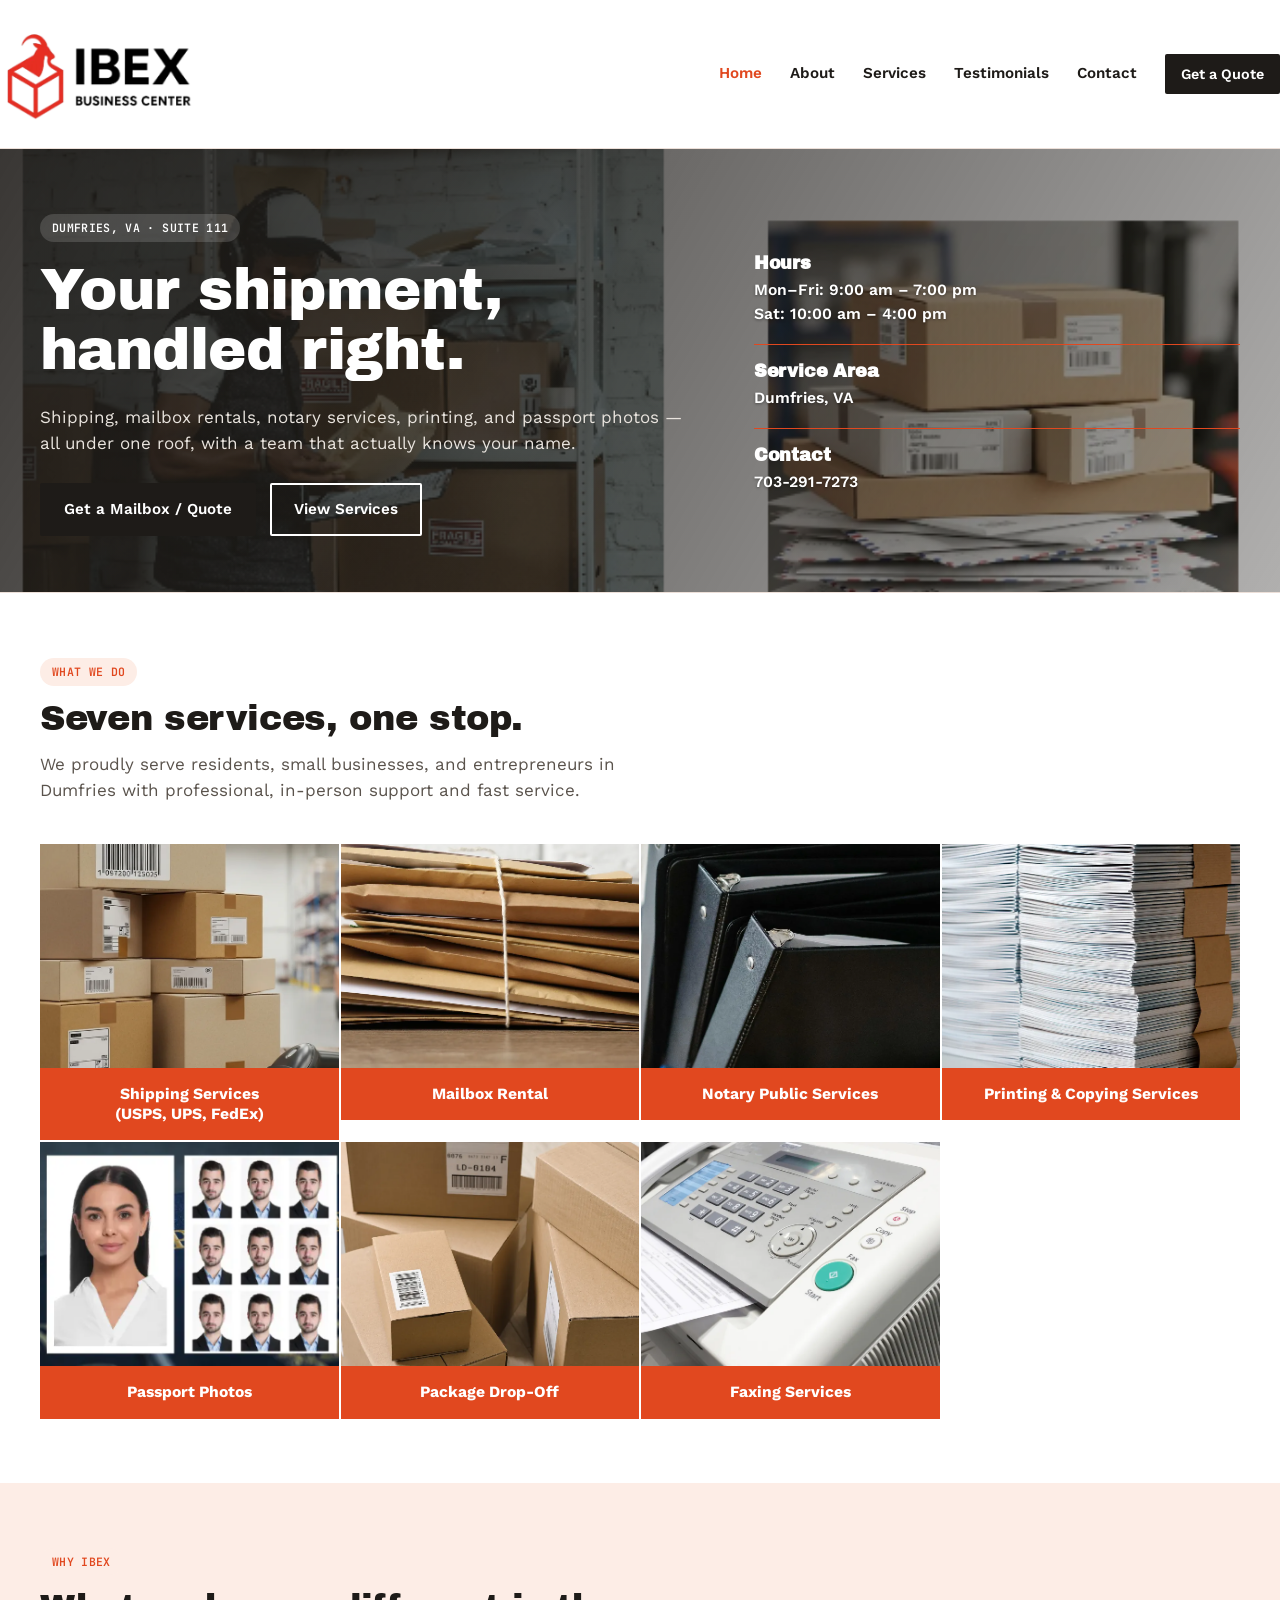
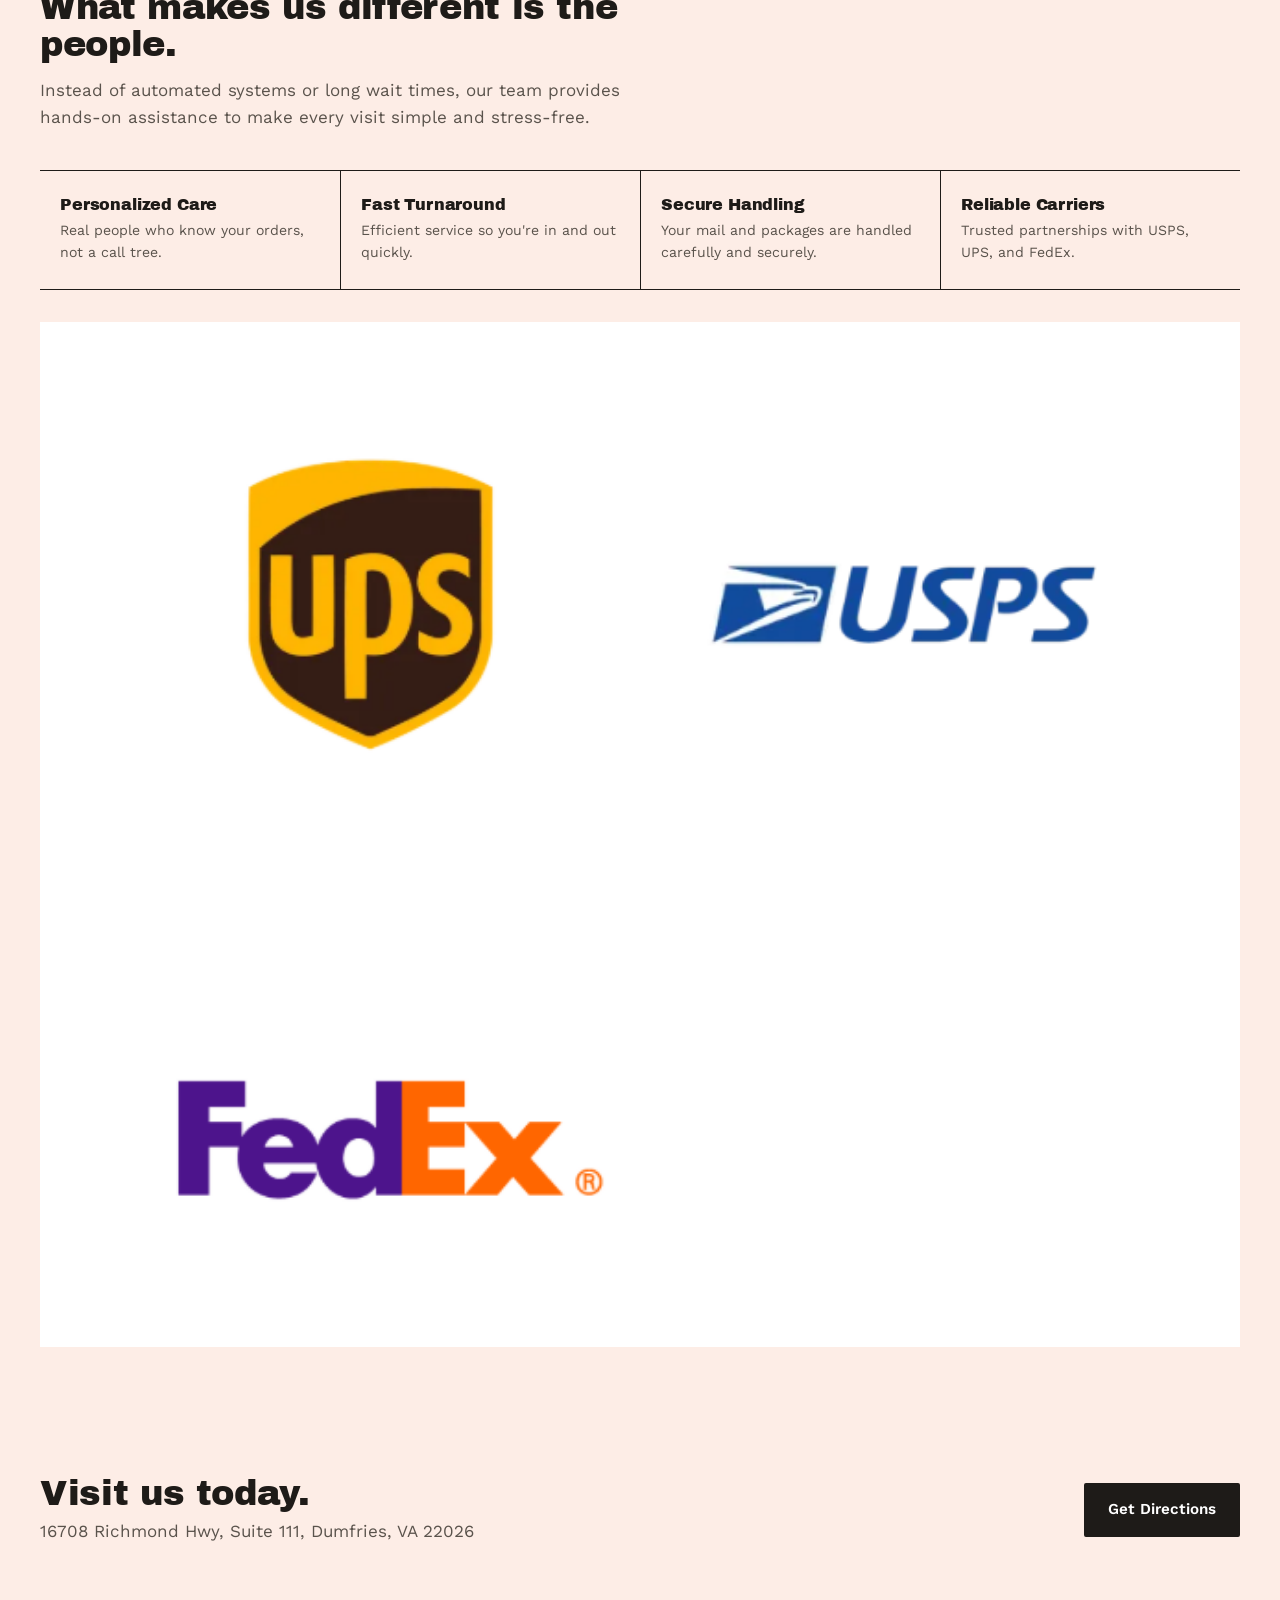
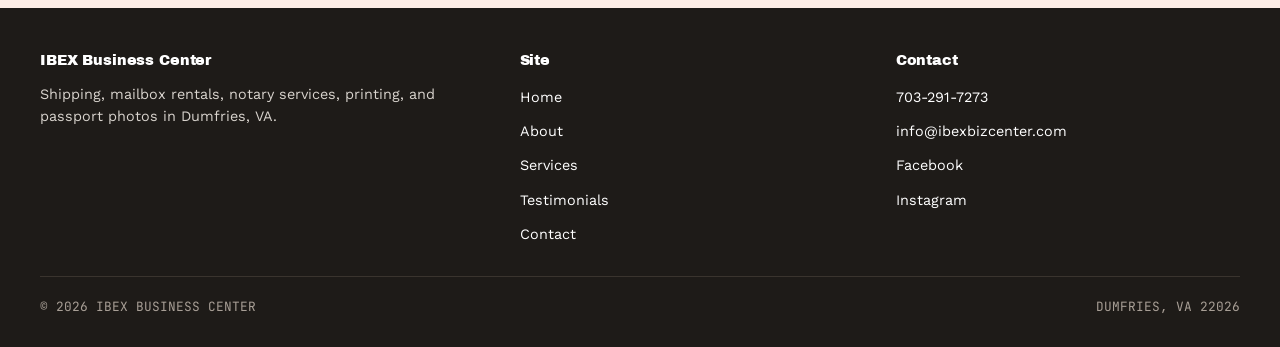
<file: index.html>
<!DOCTYPE html>
<html lang="en">
<head>
<meta charset="UTF-8">
<meta name="viewport" content="width=device-width, initial-scale=1">
<title>IBEX Business Center — Shipping, Notary &amp; Printing in Dumfries, VA</title>
<meta name="description" content="IBEX Business Center in Dumfries, VA offers shipping, mailbox rentals, notary, printing, and passport photo services. Fast, friendly, in-person support.">
<link rel="stylesheet" href="style.css">
</head>
<body>

<header class="site">
  <div class="wrap nav">
    <a href="index.html" class="brand"><img src="images/logo.png" alt="IBEX Business Center logo" style="height:40px; display:block;"></a>
    <button class="menu-toggle" aria-label="Toggle menu" onclick="document.querySelector('.links').classList.toggle('open')">MENU</button>
    <nav class="links">
      <a href="index.html" class="active">Home</a>
      <a href="about.html">About</a>
      <a href="services.html">Services</a>
      <a href="testimonials.html">Testimonials</a>
      <a href="contact.html">Contact</a>
      <a href="contact.html" class="nav-cta">Get a Quote</a>
    </nav>
  </div>
</header>

<section class="hero">
  <div class="wrap">
    <div>
      <span class="eyebrow-tag">DUMFRIES, VA · SUITE 111</span>
      <h1>Your shipment,<br>handled right.</h1>
      <p>Shipping, mailbox rentals, notary services, printing, and passport photos — all under one roof, with a team that actually knows your name.</p>
      <div class="hero-actions">
        <a href="contact.html" class="btn btn-primary">Get a Mailbox / Quote</a>
        <a href="services.html" class="btn btn-outline">View Services</a>
      </div>
    </div>

    <div class="hero-info">
      <div class="hero-info-item">
        <h3>Hours</h3>
        <p>Mon–Fri: 9:00 am – 7:00 pm<br>Sat: 10:00 am – 4:00 pm</p>
      </div>
      <div class="hero-info-item">
        <h3>Service Area</h3>
        <p>Dumfries, VA</p>
      </div>
      <div class="hero-info-item">
        <h3>Contact</h3>
        <p>703-291-7273</p>
      </div>
    </div>
  </div>
</section>

<section>
  <div class="wrap">
    <div class="section-head">
      <span class="eyebrow-tag">WHAT WE DO</span>
      <h2>Seven services, one stop.</h2>
      <p>We proudly serve residents, small businesses, and entrepreneurs in Dumfries with professional, in-person support and fast service.</p>
    </div>
    <div class="photo-grid">
      <a href="services.html#ShippingServices" class="photo-card">
        <img src="images/shipping.png" alt="Shipping boxes">
        <div class="photo-card-label">Shipping Services<br>(USPS, UPS, FedEx)</div>
      </a>
      <a href="services.html#MailboxRental" class="photo-card">
        <img src="images/mailbox.png" alt="Mailbox rental envelopes">
        <div class="photo-card-label">Mailbox Rental</div>
      </a>
      <a href="services.html#NotaryPublicServices" class="photo-card">
        <img src="images/notary.png" alt="Notary document binders">
        <div class="photo-card-label">Notary Public Services</div>
      </a>
      <a href="services.html#PrintingCopyingServices" class="photo-card">
        <img src="images/printing.png" alt="Printed document stacks">
        <div class="photo-card-label">Printing &amp; Copying Services</div>
      </a>
      <a href="services.html#PassportPhotos" class="photo-card">
        <img src="images/passport.png" alt="Passport photo examples">
        <div class="photo-card-label">Passport Photos</div>
      </a>
      <a href="services.html#PackageDrop-Off" class="photo-card">
        <img src="images/dropoff.png" alt="Packages for drop-off">
        <div class="photo-card-label">Package Drop-Off</div>
      </a>
      <a href="services.html#FaxingServices" class="photo-card">
        <img src="images/faxing.png" alt="Fax machine">
        <div class="photo-card-label">Faxing Services</div>
      </a>
    </div>
  </div>
</section>

<section class="tinted">
  <div class="wrap">
    <div class="section-head">
      <span class="eyebrow-tag">WHY IBEX</span>
      <h2>What makes us different is the people.</h2>
      <p>Instead of automated systems or long wait times, our team provides hands-on assistance to make every visit simple and stress-free.</p>
    </div>
    <div class="why-strip">
      <div class="why-item"><h3>Personalized Care</h3><p>Real people who know your orders, not a call tree.</p></div>
      <div class="why-item"><h3>Fast Turnaround</h3><p>Efficient service so you're in and out quickly.</p></div>
      <div class="why-item"><h3>Secure Handling</h3><p>Your mail and packages are handled carefully and securely.</p></div>
      <div class="why-item"><h3>Reliable Carriers</h3><p>Trusted partnerships with USPS, UPS, and FedEx.</p></div>
    </div>
    <img src="images/carriers.png" alt="USPS, UPS, and FedEx logos" style="width:100%; margin-top:32px; display:block;">
  </div>
</section>

<section class="tinted">
  <div class="wrap" style="text-align:left; display:flex; justify-content:space-between; align-items:center; flex-wrap:wrap; gap:24px;">
    <div>
      <h2 style="margin-bottom:6px;">Visit us today.</h2>
      <p style="margin:0;">16708 Richmond Hwy, Suite 111, Dumfries, VA 22026</p>
    </div>
    <a href="contact.html" class="btn btn-primary">Get Directions</a>
  </div>
</section>

<footer class="site">
  <div class="wrap">
    <div class="footer-grid">
      <div>
        <h3>IBEX Business Center</h3>
        <p>Shipping, mailbox rentals, notary services, printing, and passport photos in Dumfries, VA.</p>
      </div>
      <div>
        <h3>Site</h3>
        <ul class="footer-links">
          <li><a href="index.html">Home</a></li>
          <li><a href="about.html">About</a></li>
          <li><a href="services.html">Services</a></li>
          <li><a href="testimonials.html">Testimonials</a></li>
          <li><a href="contact.html">Contact</a></li>
        </ul>
      </div>
      <div>
        <h3>Contact</h3>
        <ul class="footer-links">
          <li><a href="tel:7032917273">703-291-7273</a></li>
          <li><a href="mailto:info@ibexbizcenter.com">info@ibexbizcenter.com</a></li>
          <li><a href="https://facebook.com/profile.php?id=61577737603352" target="_blank" rel="noopener">Facebook</a></li>
          <li><a href="https://www.instagram.com/theibexbiz" target="_blank" rel="noopener">Instagram</a></li>
        </ul>
      </div>
    </div>
    <div class="footer-bottom">
      <span>© 2026 IBEX BUSINESS CENTER</span>
      <span>DUMFRIES, VA 22026</span>
    </div>
  </div>
</footer>

<script>
document.addEventListener('DOMContentLoaded', function(){
  var targets = document.querySelectorAll('.service-photo, .photo-card img');
  var observer = new IntersectionObserver(function(entries){
    entries.forEach(function(entry){
      if(entry.isIntersecting){
        entry.target.classList.add('spin-play');
        observer.unobserve(entry.target);
      }
    });
  }, {threshold: 0.3});
  targets.forEach(function(el){ observer.observe(el); });
});
</script>
</body>
</html>
</file>
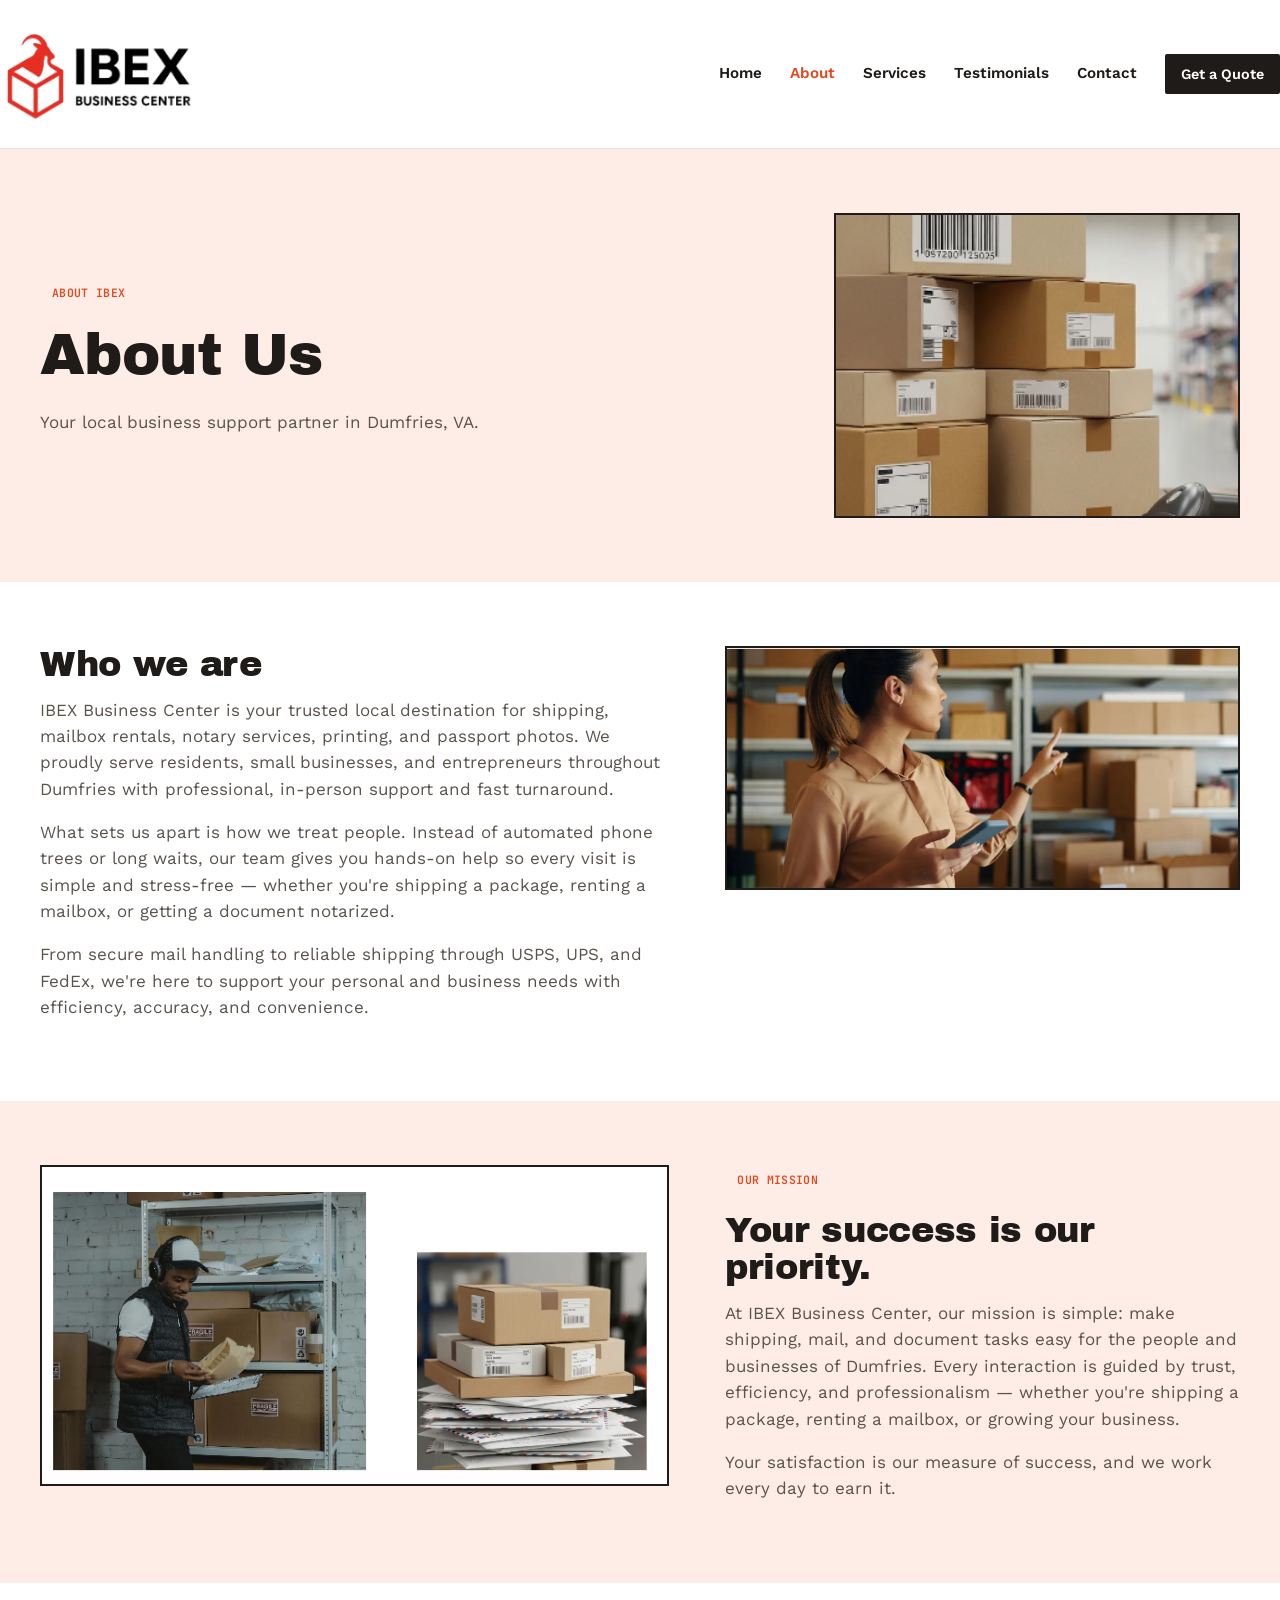
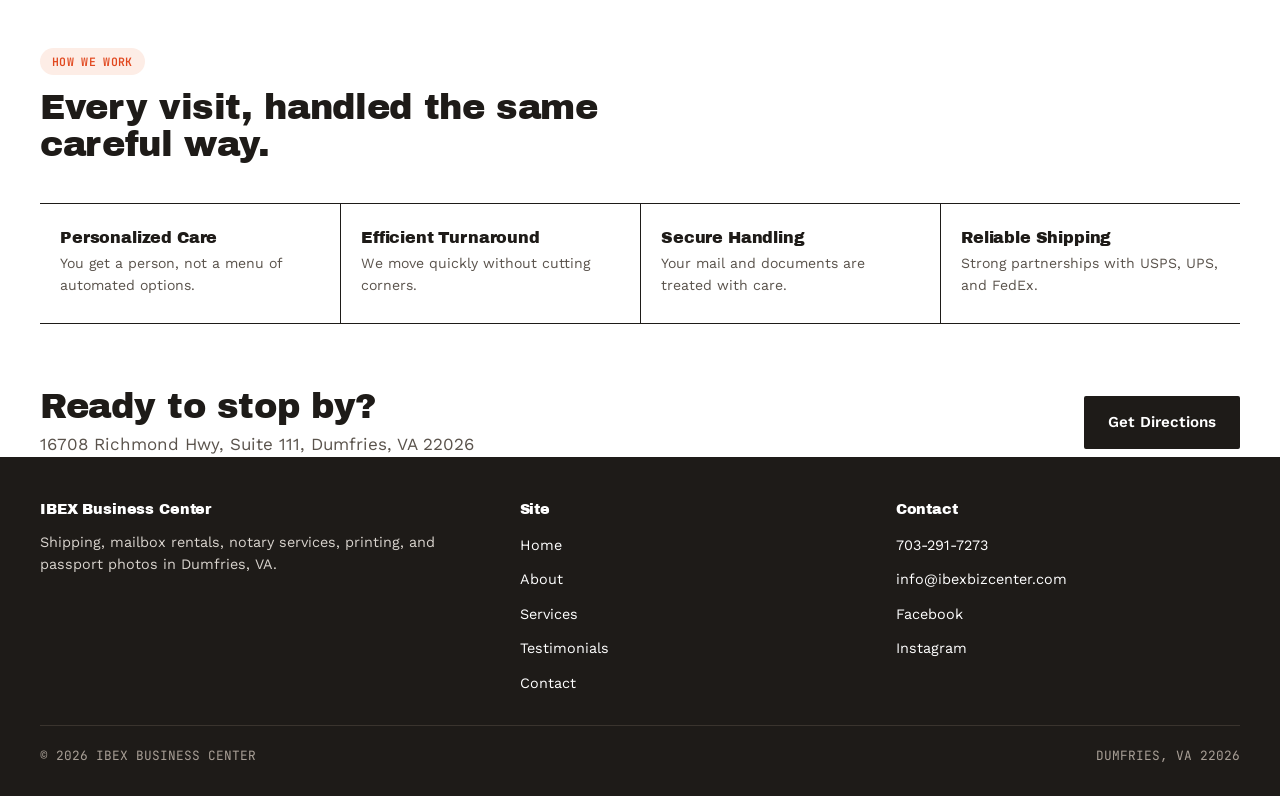
<file: about.html>
<!DOCTYPE html>
<html lang="en">
<head>
<meta charset="UTF-8">
<meta name="viewport" content="width=device-width, initial-scale=1">
<title>About Us — IBEX Business Center</title>
<meta name="description" content="Learn about IBEX Business Center, a locally run shipping, mailbox, notary, and printing service in Dumfries, VA.">
<link rel="stylesheet" href="style.css">
</head>
<body>

<header class="site">
  <div class="wrap nav">
    <a href="index.html" class="brand"><img src="images/logo.png" alt="IBEX Business Center logo" style="height:40px; display:block;"></a>
    <button class="menu-toggle" aria-label="Toggle menu" onclick="document.querySelector('.links').classList.toggle('open')">MENU</button>
    <nav class="links">
      <a href="index.html">Home</a>
      <a href="about.html" class="active">About</a>
      <a href="services.html">Services</a>
      <a href="testimonials.html">Testimonials</a>
      <a href="contact.html">Contact</a>
      <a href="contact.html" class="nav-cta">Get a Quote</a>
    </nav>
  </div>
</header>

<section class="tinted">
  <div class="wrap contact-intro-grid">
    <div>
      <span class="eyebrow-tag">ABOUT IBEX</span>
      <h1>About Us</h1>
      <p>Your local business support partner in Dumfries, VA.</p>
    </div>
    <img src="images/shipping.png" alt="Shipping boxes" class="contact-intro-photo">
  </div>
</section>

<section>
  <div class="wrap two-col">
    <div>
      <h2>Who we are</h2>
      <p>IBEX Business Center is your trusted local destination for shipping, mailbox rentals, notary services, printing, and passport photos. We proudly serve residents, small businesses, and entrepreneurs throughout Dumfries with professional, in-person support and fast turnaround.</p>
      <p>What sets us apart is how we treat people. Instead of automated phone trees or long waits, our team gives you hands-on help so every visit is simple and stress-free — whether you're shipping a package, renting a mailbox, or getting a document notarized.</p>
      <p>From secure mail handling to reliable shipping through USPS, UPS, and FedEx, we're here to support your personal and business needs with efficiency, accuracy, and convenience.</p>
    </div>
    <div>
      <img src="images/about-lady.png" alt="Team member managing inventory in the IBEX warehouse" style="width:100%; border:2px solid var(--ink);">
    </div>
  </div>
</section>

<section class="tinted">
  <div class="wrap two-col">
    <div style="order:2;">
      <span class="eyebrow-tag">OUR MISSION</span>
      <h2>Your success is our priority.</h2>
      <p>At IBEX Business Center, our mission is simple: make shipping, mail, and document tasks easy for the people and businesses of Dumfries. Every interaction is guided by trust, efficiency, and professionalism — whether you're shipping a package, renting a mailbox, or growing your business.</p>
      <p>Your satisfaction is our measure of success, and we work every day to earn it.</p>
    </div>
    <div style="order:1;">
      <img src="images/about-guy.png" alt="Team member preparing packages and sorting mail" style="width:100%; border:2px solid var(--ink);">
    </div>
  </div>
</section>

<section>
  <div class="wrap">
    <div class="section-head">
      <span class="eyebrow-tag">HOW WE WORK</span>
      <h2>Every visit, handled the same careful way.</h2>
    </div>
    <div class="why-strip">
      <div class="why-item"><h3>Personalized Care</h3><p>You get a person, not a menu of automated options.</p></div>
      <div class="why-item"><h3>Efficient Turnaround</h3><p>We move quickly without cutting corners.</p></div>
      <div class="why-item"><h3>Secure Handling</h3><p>Your mail and documents are treated with care.</p></div>
      <div class="why-item"><h3>Reliable Shipping</h3><p>Strong partnerships with USPS, UPS, and FedEx.</p></div>
    </div>
  </div>
</section>

<section style="text-align:left; display:flex; justify-content:space-between; align-items:center; flex-wrap:wrap; gap:24px;" class="wrap">
  <div>
    <h2 style="margin-bottom:6px;">Ready to stop by?</h2>
    <p style="margin:0;">16708 Richmond Hwy, Suite 111, Dumfries, VA 22026</p>
  </div>
  <a href="contact.html" class="btn btn-primary">Get Directions</a>
</section>

<footer class="site">
  <div class="wrap">
    <div class="footer-grid">
      <div>
        <h3>IBEX Business Center</h3>
        <p>Shipping, mailbox rentals, notary services, printing, and passport photos in Dumfries, VA.</p>
      </div>
      <div>
        <h3>Site</h3>
        <ul class="footer-links">
          <li><a href="index.html">Home</a></li>
          <li><a href="about.html">About</a></li>
          <li><a href="services.html">Services</a></li>
          <li><a href="testimonials.html">Testimonials</a></li>
          <li><a href="contact.html">Contact</a></li>
        </ul>
      </div>
      <div>
        <h3>Contact</h3>
        <ul class="footer-links">
          <li><a href="tel:7032917273">703-291-7273</a></li>
          <li><a href="mailto:info@ibexbizcenter.com">info@ibexbizcenter.com</a></li>
          <li><a href="https://facebook.com/profile.php?id=61577737603352" target="_blank" rel="noopener">Facebook</a></li>
          <li><a href="https://www.instagram.com/theibexbiz" target="_blank" rel="noopener">Instagram</a></li>
        </ul>
      </div>
    </div>
    <div class="footer-bottom">
      <span>© 2026 IBEX BUSINESS CENTER</span>
      <span>DUMFRIES, VA 22026</span>
    </div>
  </div>
</footer>

</body>
</html>
</file>
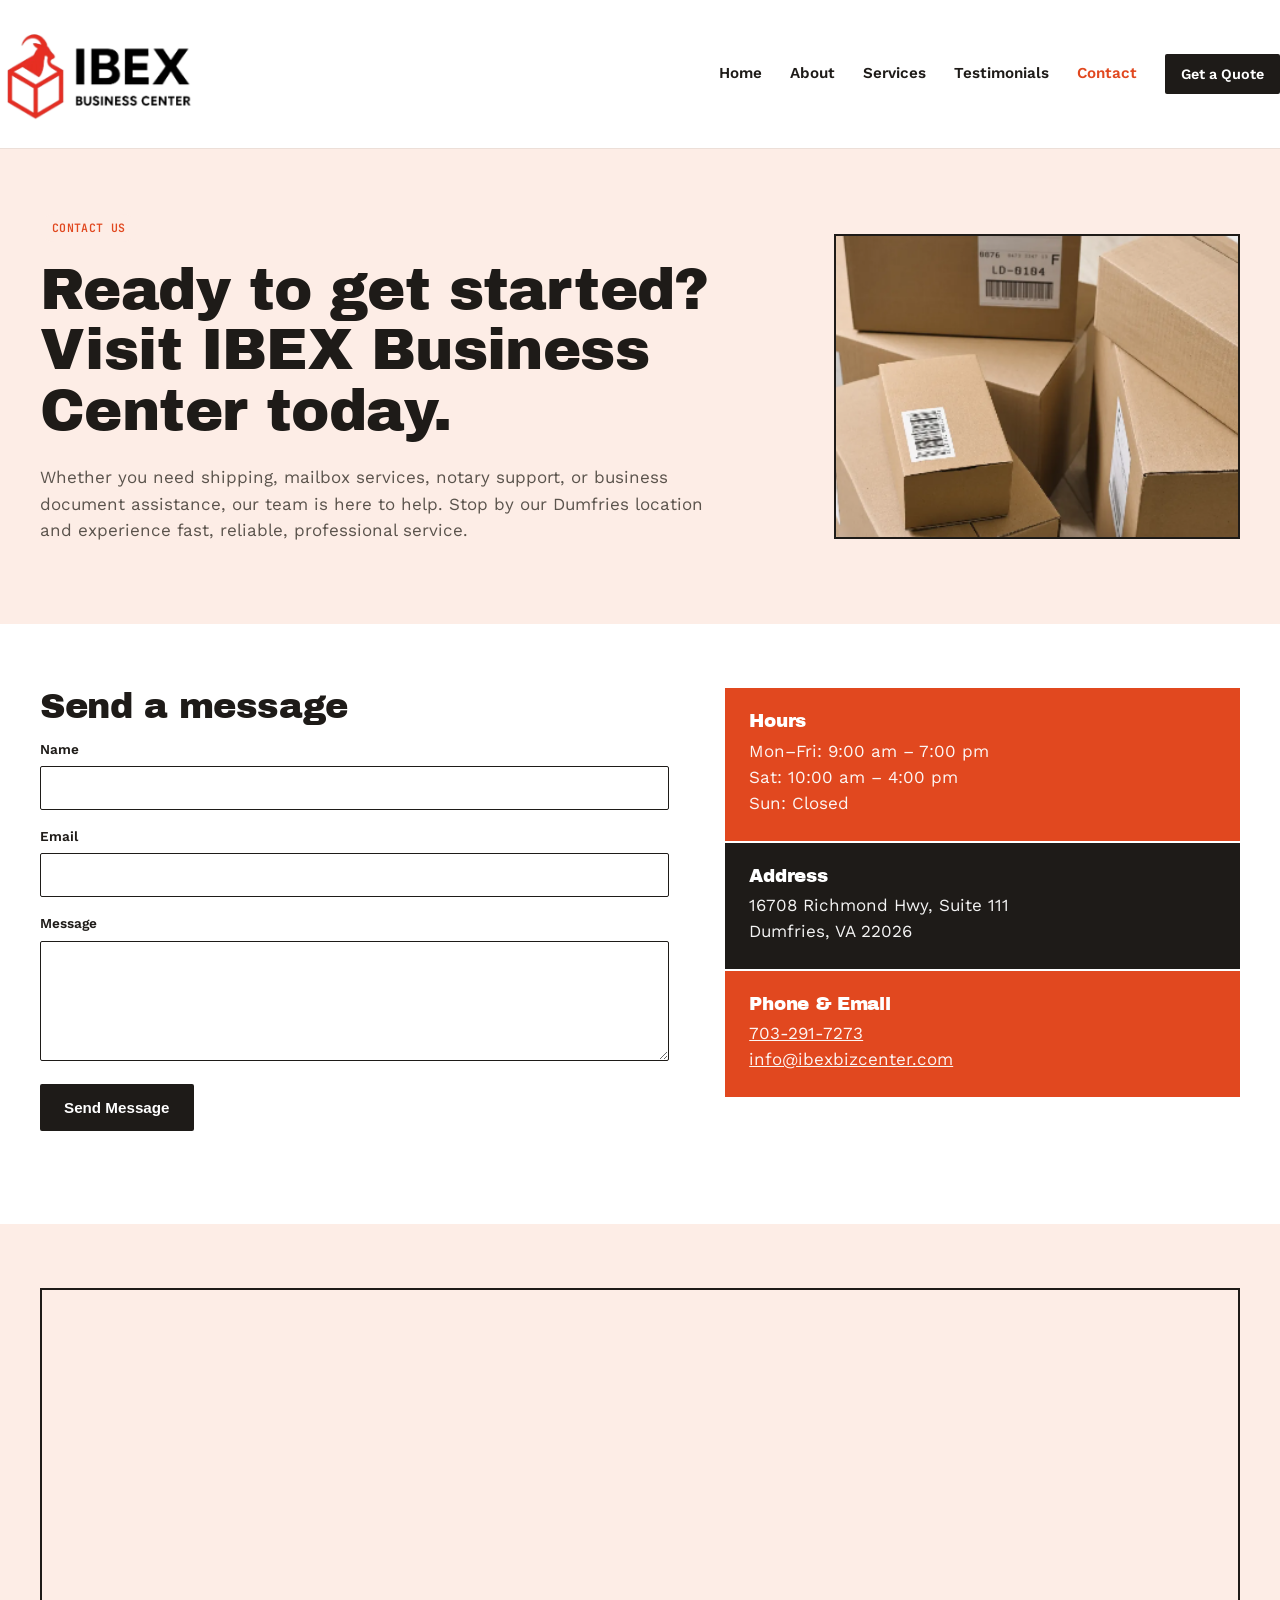
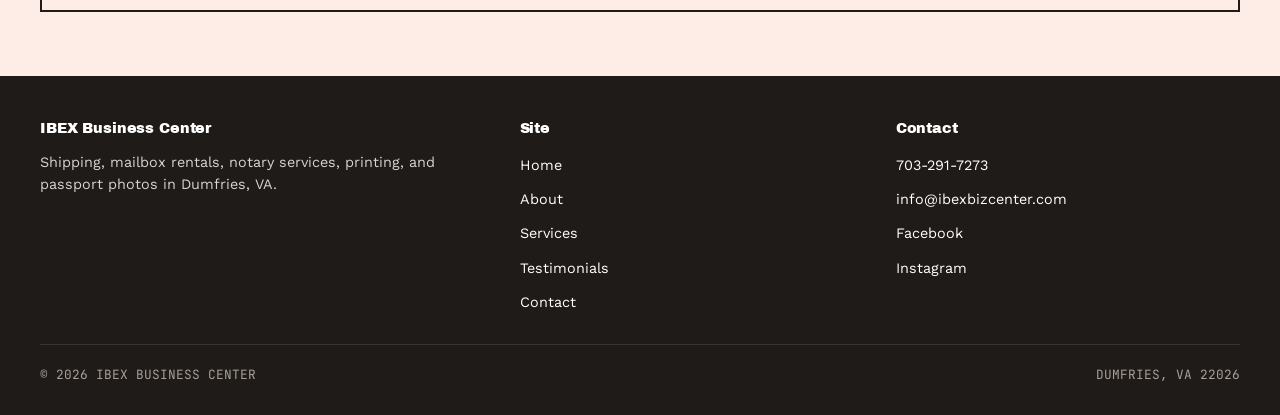
<file: contact.html>
<!DOCTYPE html>
<html lang="en">
<head>
<meta charset="UTF-8">
<meta name="viewport" content="width=device-width, initial-scale=1">
<title>Contact — IBEX Business Center</title>
<meta name="description" content="Contact IBEX Business Center in Dumfries, VA. Visit us or call for shipping, mailbox services, notary support, and business assistance.">
<link rel="stylesheet" href="style.css">
</head>
<body>

<header class="site">
  <div class="wrap nav">
    <a href="index.html" class="brand"><img src="images/logo.png" alt="IBEX Business Center logo" style="height:40px; display:block;"></a>
    <button class="menu-toggle" aria-label="Toggle menu" onclick="document.querySelector('.links').classList.toggle('open')">MENU</button>
    <nav class="links">
      <a href="index.html">Home</a>
      <a href="about.html">About</a>
      <a href="services.html">Services</a>
      <a href="testimonials.html">Testimonials</a>
      <a href="contact.html" class="active">Contact</a>
      <a href="contact.html" class="nav-cta">Get a Quote</a>
    </nav>
  </div>
</header>

<section class="tinted">
  <div class="wrap contact-intro-grid">
    <div>
      <span class="eyebrow-tag">CONTACT US</span>
      <h1>Ready to get started? Visit IBEX Business Center today.</h1>
      <p>Whether you need shipping, mailbox services, notary support, or business document assistance, our team is here to help. Stop by our Dumfries location and experience fast, reliable, professional service.</p>
    </div>
    <img src="images/dropoff.png" alt="Packages ready for shipping" class="contact-intro-photo">
  </div>
</section>

<section>
  <div class="wrap two-col">
    <div>
      <h2>Send a message</h2>
      <form class="contact-form" onsubmit="event.preventDefault(); this.querySelector('.form-status').textContent='Thanks — we\'ll get back to you as soon as possible.';">
        <div>
          <label for="name">Name</label>
          <input id="name" name="name" type="text" required>
        </div>
        <div>
          <label for="email">Email</label>
          <input id="email" name="email" type="email" required>
        </div>
        <div>
          <label for="message">Message</label>
          <textarea id="message" name="message" required></textarea>
        </div>
        <button type="submit" class="btn btn-primary">Send Message</button>
        <p class="form-status mono" style="font-size:.85rem;"></p>
      </form>
    </div>

    <div class="contact-panels">
      <div class="contact-panel">
        <h3>Hours</h3>
        <p>Mon–Fri: 9:00 am – 7:00 pm<br>Sat: 10:00 am – 4:00 pm<br>Sun: Closed</p>
      </div>
      <div class="contact-panel dark">
        <h3>Address</h3>
        <p>16708 Richmond Hwy, Suite 111<br>Dumfries, VA 22026</p>
      </div>
      <div class="contact-panel">
        <h3>Phone &amp; Email</h3>
        <p><a href="tel:7032917273">703-291-7273</a><br><a href="mailto:info@ibexbizcenter.com">info@ibexbizcenter.com</a></p>
      </div>
    </div>
  </div>
</section>

<section class="tinted">
  <div class="wrap">
    <div class="map-embed">
      <iframe title="IBEX Business Center location" loading="lazy"
        src="https://www.google.com/maps?q=16708+Richmond+Hwy+Suite+111+Dumfries+VA+22026&output=embed">
      </iframe>
    </div>
  </div>
</section>

<footer class="site">
  <div class="wrap">
    <div class="footer-grid">
      <div>
        <h3>IBEX Business Center</h3>
        <p>Shipping, mailbox rentals, notary services, printing, and passport photos in Dumfries, VA.</p>
      </div>
      <div>
        <h3>Site</h3>
        <ul class="footer-links">
          <li><a href="index.html">Home</a></li>
          <li><a href="about.html">About</a></li>
          <li><a href="services.html">Services</a></li>
          <li><a href="testimonials.html">Testimonials</a></li>
          <li><a href="contact.html">Contact</a></li>
        </ul>
      </div>
      <div>
        <h3>Contact</h3>
        <ul class="footer-links">
          <li><a href="tel:7032917273">703-291-7273</a></li>
          <li><a href="mailto:info@ibexbizcenter.com">info@ibexbizcenter.com</a></li>
          <li><a href="https://facebook.com/profile.php?id=61577737603352" target="_blank" rel="noopener">Facebook</a></li>
          <li><a href="https://www.instagram.com/theibexbiz" target="_blank" rel="noopener">Instagram</a></li>
        </ul>
      </div>
    </div>
    <div class="footer-bottom">
      <span>© 2026 IBEX BUSINESS CENTER</span>
      <span>DUMFRIES, VA 22026</span>
    </div>
  </div>
</footer>

</body>
</html>
</file>
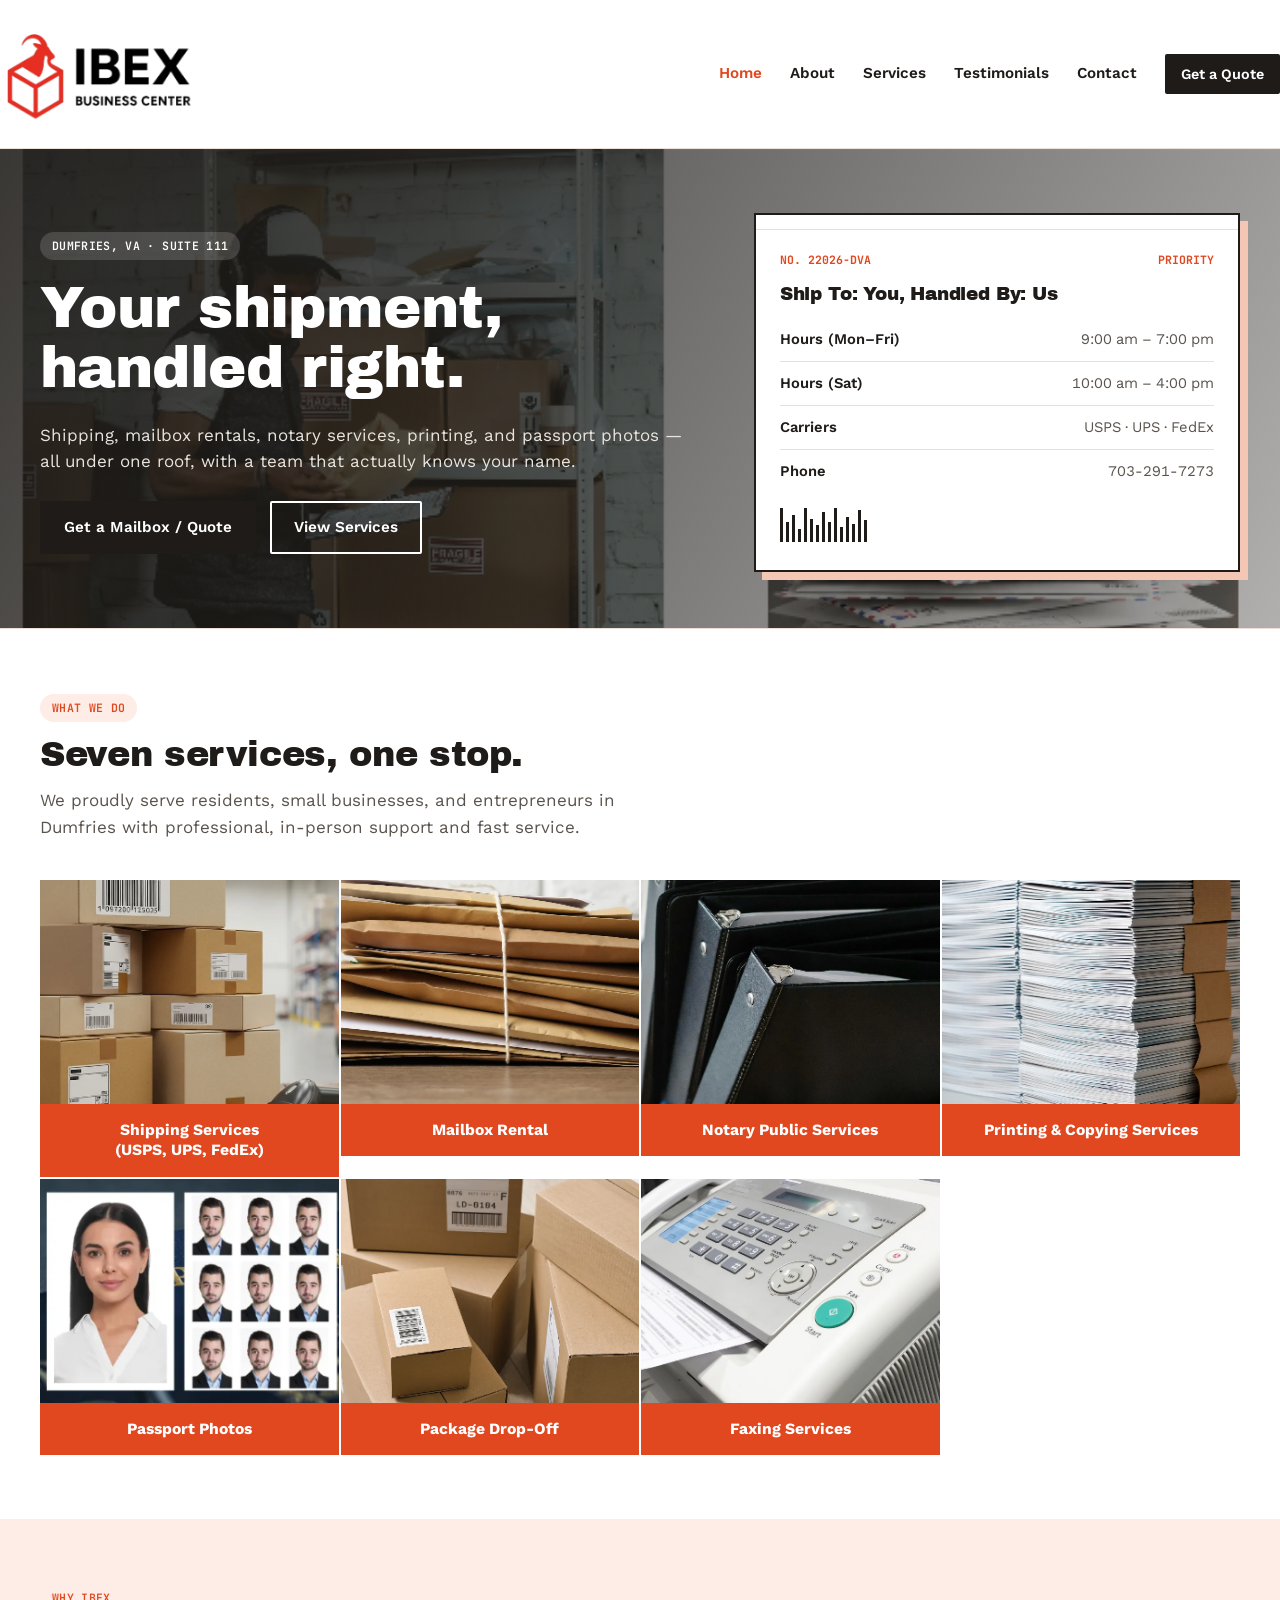
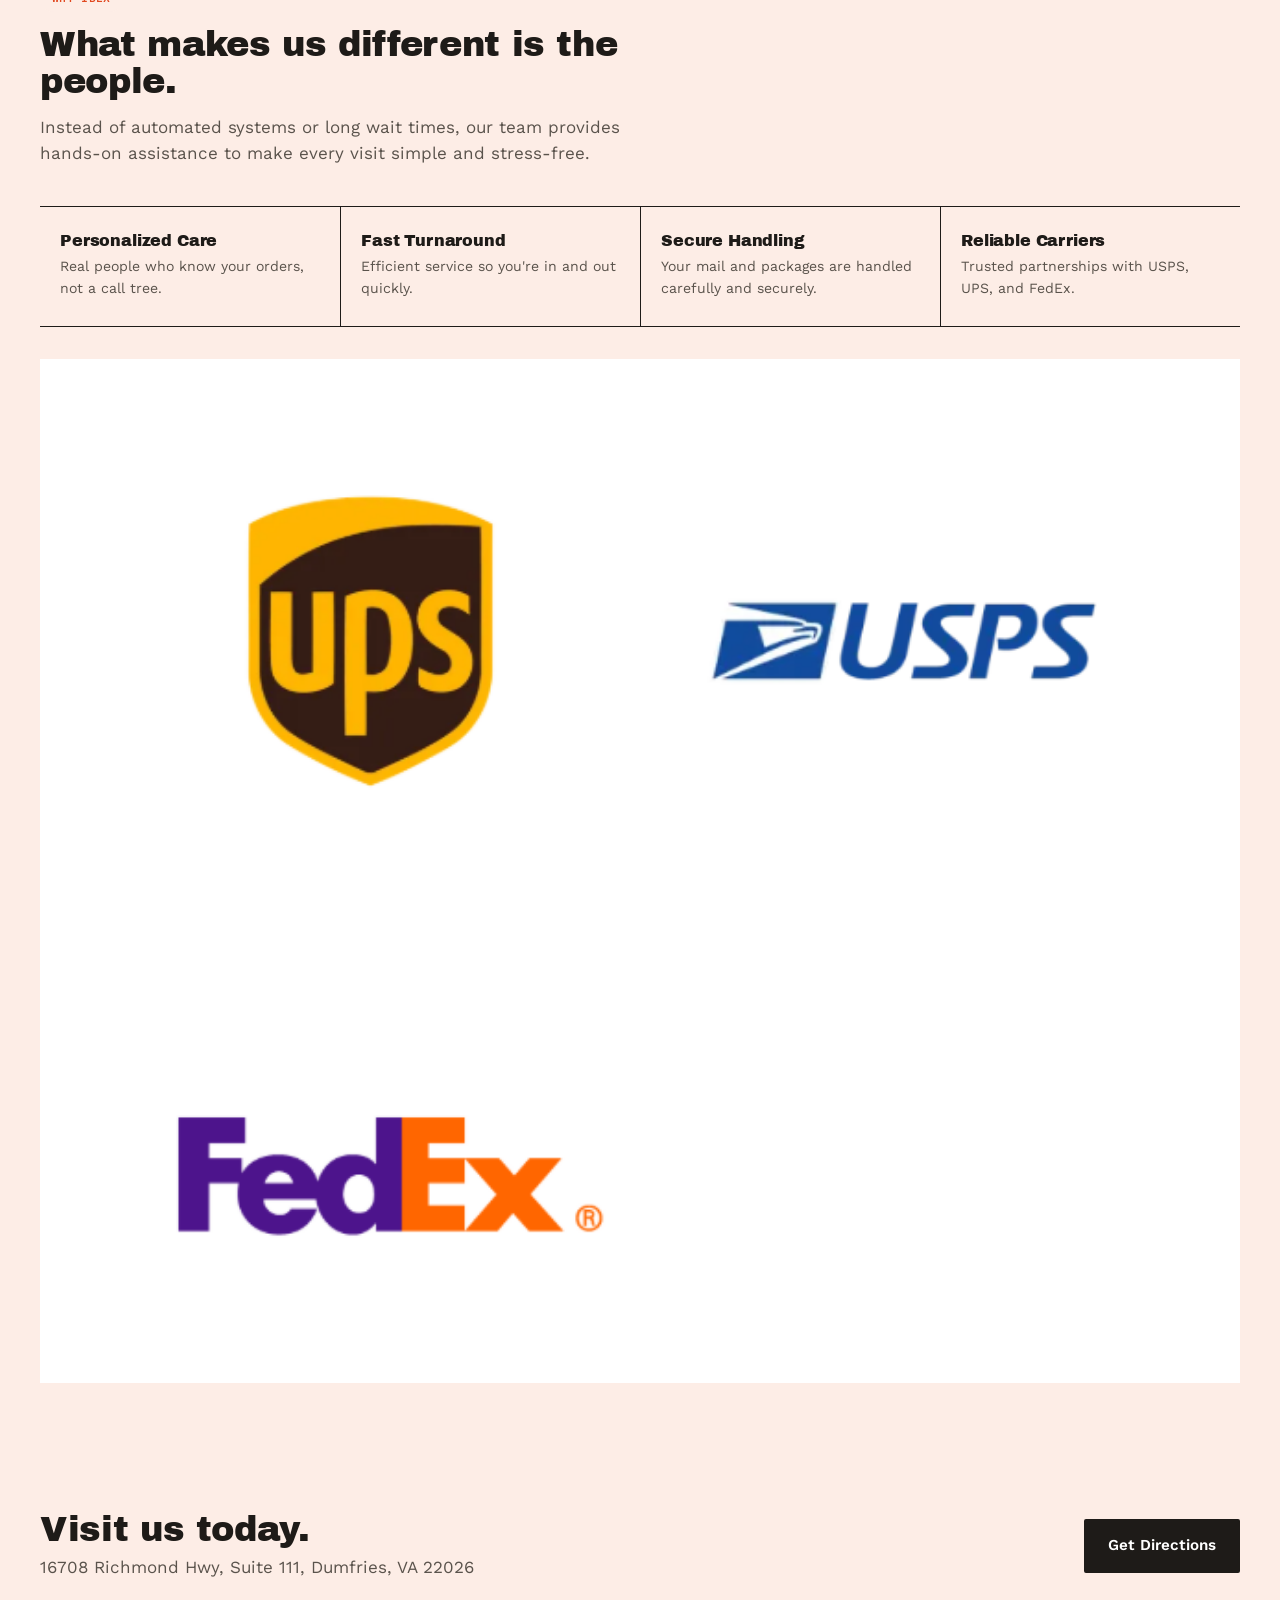
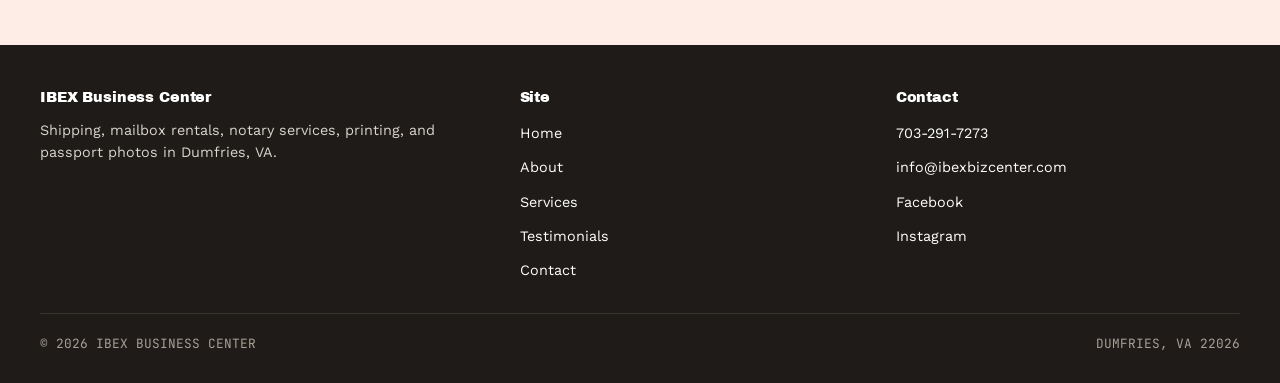
<file: index (1).html>
<!DOCTYPE html>
<html lang="en">
<head>
<meta charset="UTF-8">
<meta name="viewport" content="width=device-width, initial-scale=1">
<title>IBEX Business Center — Shipping, Notary &amp; Printing in Dumfries, VA</title>
<meta name="description" content="IBEX Business Center in Dumfries, VA offers shipping, mailbox rentals, notary, printing, and passport photo services. Fast, friendly, in-person support.">
<link rel="stylesheet" href="style.css">
</head>
<body>

<header class="site">
  <div class="wrap nav">
    <a href="index.html" class="brand"><img src="images/logo.png" alt="IBEX Business Center logo" style="height:40px; display:block;"></a>
    <button class="menu-toggle" aria-label="Toggle menu" onclick="document.querySelector('.links').classList.toggle('open')">MENU</button>
    <nav class="links">
      <a href="index.html" class="active">Home</a>
      <a href="about.html">About</a>
      <a href="services.html">Services</a>
      <a href="testimonials.html">Testimonials</a>
      <a href="contact.html">Contact</a>
      <a href="contact.html" class="nav-cta">Get a Quote</a>
    </nav>
  </div>
</header>

<section class="hero">
  <div class="wrap">
    <div>
      <span class="eyebrow-tag">DUMFRIES, VA · SUITE 111</span>
      <h1>Your shipment,<br>handled right.</h1>
      <p>Shipping, mailbox rentals, notary services, printing, and passport photos — all under one roof, with a team that actually knows your name.</p>
      <div class="hero-actions">
        <a href="contact.html" class="btn btn-primary">Get a Mailbox / Quote</a>
        <a href="services.html" class="btn btn-outline">View Services</a>
      </div>
    </div>

    <div class="label-card">
      <div class="label-row">
        <span>NO. 22026-DVA</span>
        <span>PRIORITY</span>
      </div>
      <h3>Ship To: You, Handled By: Us</h3>
      <ul class="label-list">
        <li><span>Hours (Mon–Fri)</span><span class="dim">9:00 am – 7:00 pm</span></li>
        <li><span>Hours (Sat)</span><span class="dim">10:00 am – 4:00 pm</span></li>
        <li><span>Carriers</span><span class="dim">USPS · UPS · FedEx</span></li>
        <li><span>Phone</span><span class="dim">703-291-7273</span></li>
      </ul>
      <div class="barcode" aria-hidden="true">
        <span style="height:100%"></span><span style="height:60%"></span><span style="height:80%"></span>
        <span style="height:40%"></span><span style="height:100%"></span><span style="height:70%"></span>
        <span style="height:50%"></span><span style="height:90%"></span><span style="height:60%"></span>
        <span style="height:100%"></span><span style="height:45%"></span><span style="height:75%"></span>
        <span style="height:55%"></span><span style="height:95%"></span><span style="height:65%"></span>
      </div>
    </div>
  </div>
</section>

<section>
  <div class="wrap">
    <div class="section-head">
      <span class="eyebrow-tag">WHAT WE DO</span>
      <h2>Seven services, one stop.</h2>
      <p>We proudly serve residents, small businesses, and entrepreneurs in Dumfries with professional, in-person support and fast service.</p>
    </div>
    <div class="photo-grid">
      <a href="services.html#ShippingServices" class="photo-card">
        <img src="images/shipping.png" alt="Shipping boxes">
        <div class="photo-card-label">Shipping Services<br>(USPS, UPS, FedEx)</div>
      </a>
      <a href="services.html#MailboxRental" class="photo-card">
        <img src="images/mailbox.png" alt="Mailbox rental envelopes">
        <div class="photo-card-label">Mailbox Rental</div>
      </a>
      <a href="services.html#NotaryPublicServices" class="photo-card">
        <img src="images/notary.png" alt="Notary document binders">
        <div class="photo-card-label">Notary Public Services</div>
      </a>
      <a href="services.html#PrintingCopyingServices" class="photo-card">
        <img src="images/printing.png" alt="Printed document stacks">
        <div class="photo-card-label">Printing &amp; Copying Services</div>
      </a>
      <a href="services.html#PassportPhotos" class="photo-card">
        <img src="images/passport.png" alt="Passport photo examples">
        <div class="photo-card-label">Passport Photos</div>
      </a>
      <a href="services.html#PackageDrop-Off" class="photo-card">
        <img src="images/dropoff.png" alt="Packages for drop-off">
        <div class="photo-card-label">Package Drop-Off</div>
      </a>
      <a href="services.html#FaxingServices" class="photo-card">
        <img src="images/faxing.png" alt="Fax machine">
        <div class="photo-card-label">Faxing Services</div>
      </a>
    </div>
  </div>
</section>

<section class="tinted">
  <div class="wrap">
    <div class="section-head">
      <span class="eyebrow-tag">WHY IBEX</span>
      <h2>What makes us different is the people.</h2>
      <p>Instead of automated systems or long wait times, our team provides hands-on assistance to make every visit simple and stress-free.</p>
    </div>
    <div class="why-strip">
      <div class="why-item"><h3>Personalized Care</h3><p>Real people who know your orders, not a call tree.</p></div>
      <div class="why-item"><h3>Fast Turnaround</h3><p>Efficient service so you're in and out quickly.</p></div>
      <div class="why-item"><h3>Secure Handling</h3><p>Your mail and packages are handled carefully and securely.</p></div>
      <div class="why-item"><h3>Reliable Carriers</h3><p>Trusted partnerships with USPS, UPS, and FedEx.</p></div>
    </div>
    <img src="images/carriers.png" alt="USPS, UPS, and FedEx logos" style="width:100%; margin-top:32px; display:block;">
  </div>
</section>

<section class="tinted">
  <div class="wrap" style="text-align:left; display:flex; justify-content:space-between; align-items:center; flex-wrap:wrap; gap:24px;">
    <div>
      <h2 style="margin-bottom:6px;">Visit us today.</h2>
      <p style="margin:0;">16708 Richmond Hwy, Suite 111, Dumfries, VA 22026</p>
    </div>
    <a href="contact.html" class="btn btn-primary">Get Directions</a>
  </div>
</section>

<footer class="site">
  <div class="wrap">
    <div class="footer-grid">
      <div>
        <h3>IBEX Business Center</h3>
        <p>Shipping, mailbox rentals, notary services, printing, and passport photos in Dumfries, VA.</p>
      </div>
      <div>
        <h3>Site</h3>
        <ul class="footer-links">
          <li><a href="index.html">Home</a></li>
          <li><a href="about.html">About</a></li>
          <li><a href="services.html">Services</a></li>
          <li><a href="testimonials.html">Testimonials</a></li>
          <li><a href="contact.html">Contact</a></li>
        </ul>
      </div>
      <div>
        <h3>Contact</h3>
        <ul class="footer-links">
          <li><a href="tel:7032917273">703-291-7273</a></li>
          <li><a href="mailto:info@ibexbizcenter.com">info@ibexbizcenter.com</a></li>
          <li><a href="https://facebook.com/profile.php?id=61577737603352" target="_blank" rel="noopener">Facebook</a></li>
          <li><a href="https://www.instagram.com/theibexbiz" target="_blank" rel="noopener">Instagram</a></li>
        </ul>
      </div>
    </div>
    <div class="footer-bottom">
      <span>© 2026 IBEX BUSINESS CENTER</span>
      <span>DUMFRIES, VA 22026</span>
    </div>
  </div>
</footer>

</body>
</html>
</file>
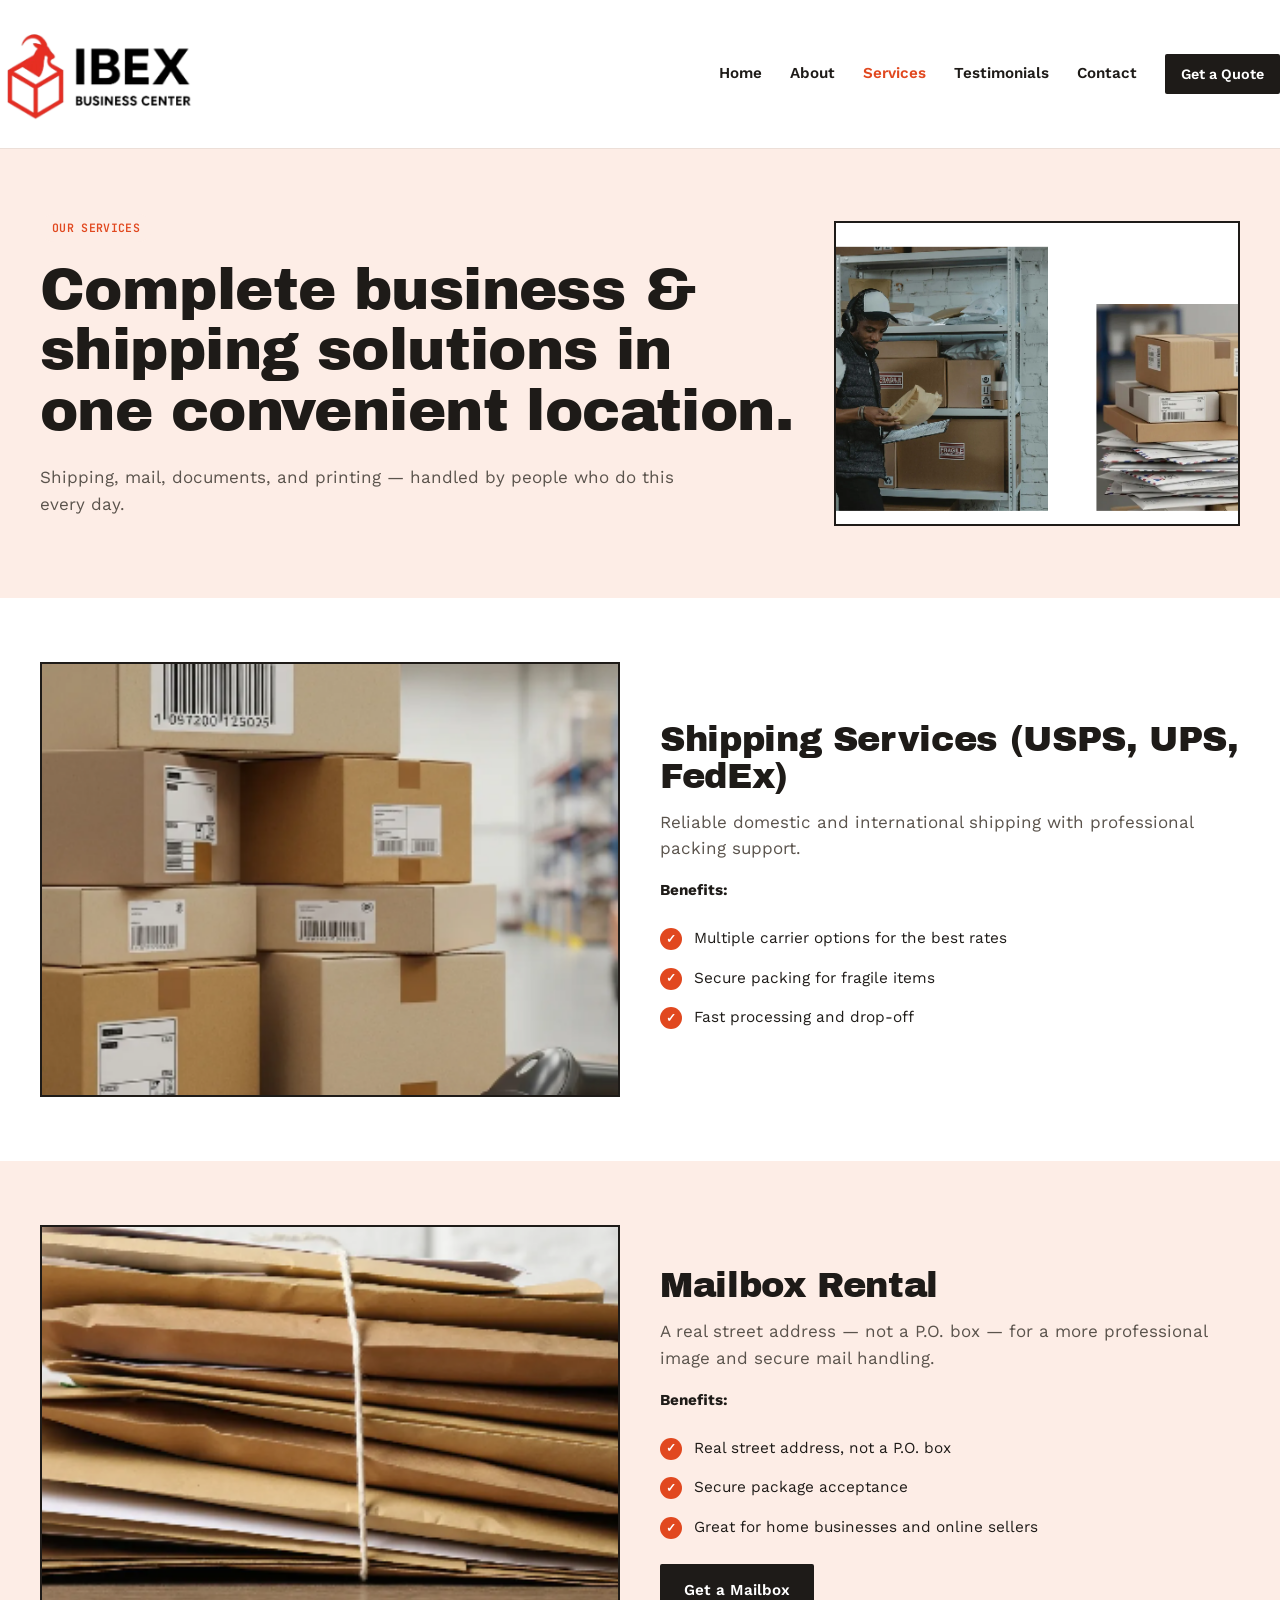
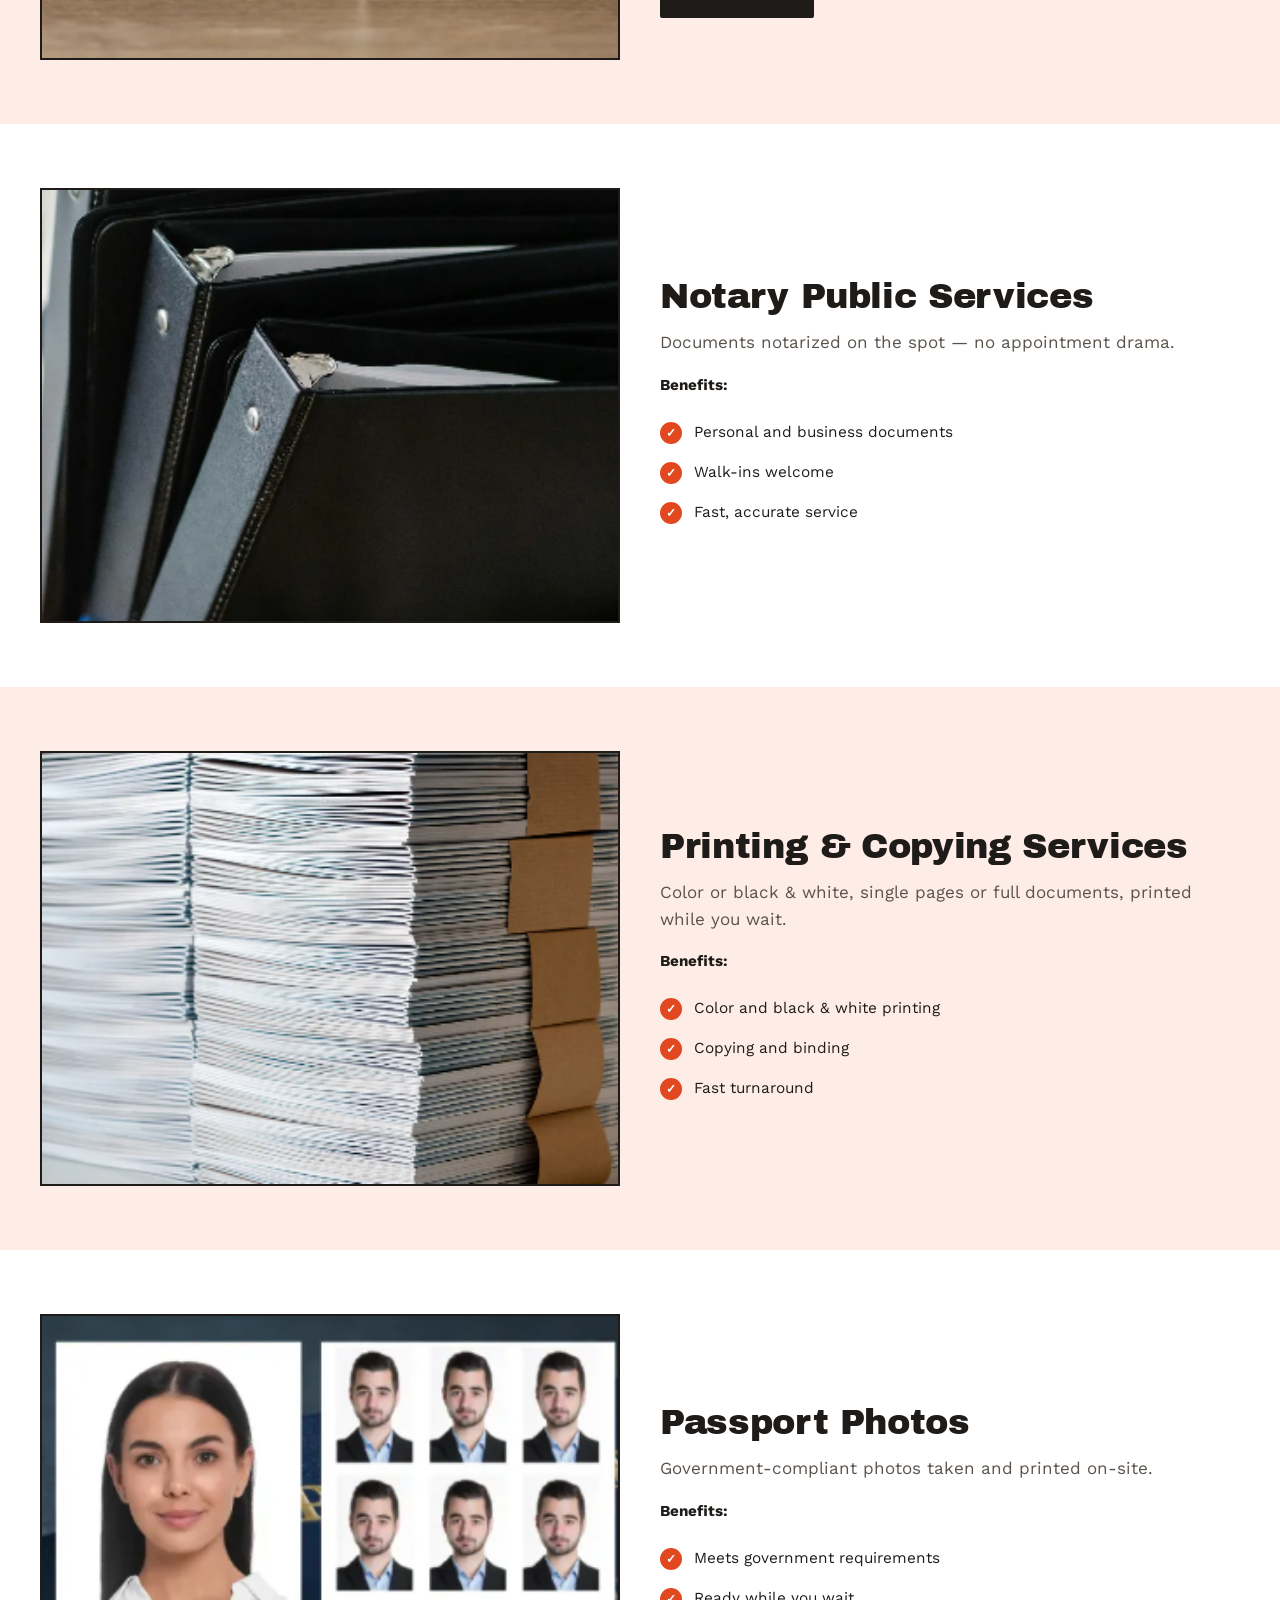
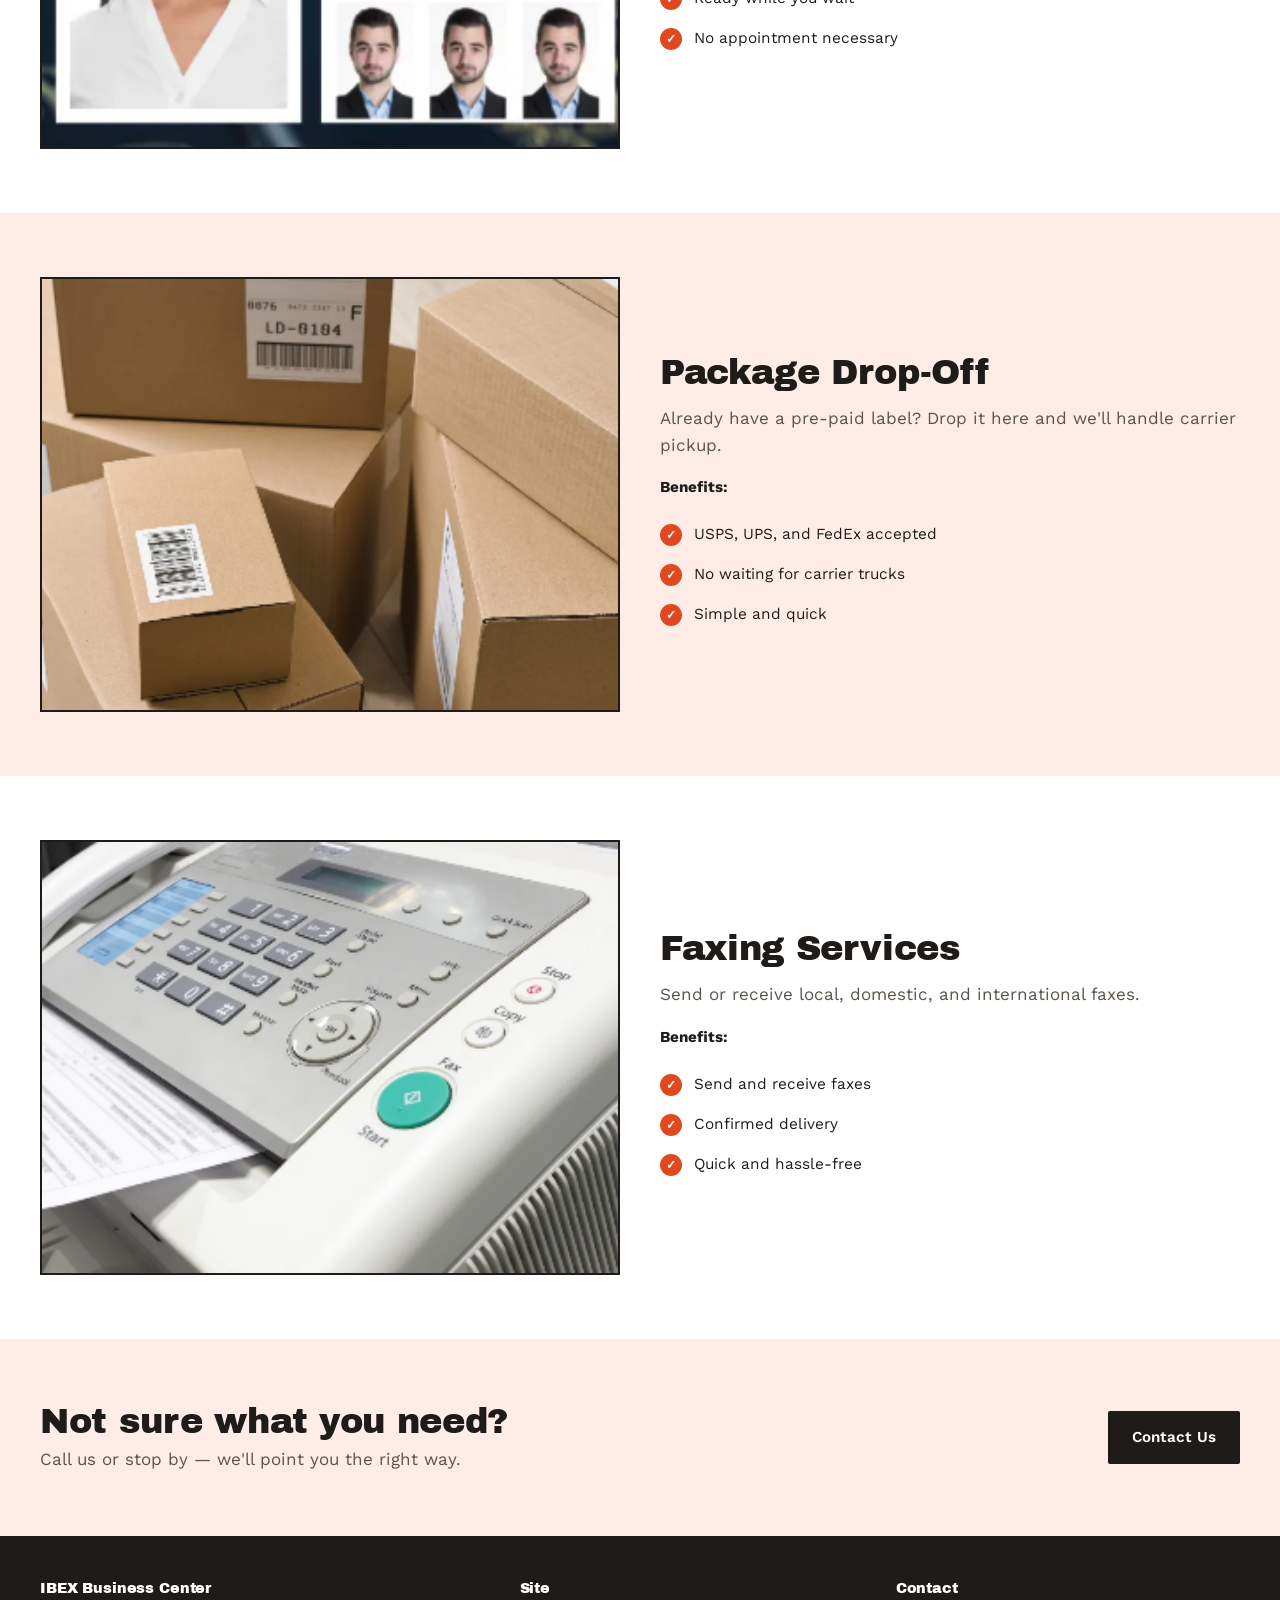
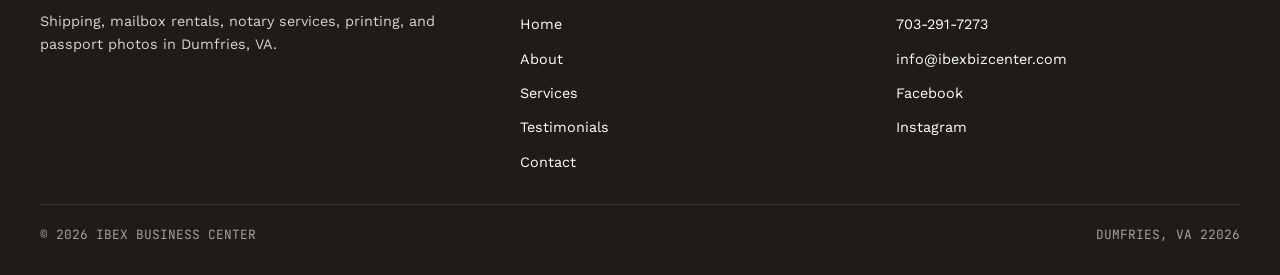
<file: services.html>
<!DOCTYPE html>
<html lang="en">
<head>
<meta charset="UTF-8">
<meta name="viewport" content="width=device-width, initial-scale=1">
<title>Services — IBEX Business Center</title>
<meta name="description" content="Shipping (USPS, UPS, FedEx), mailbox rentals, notary public, printing & copying, passport photos, package drop-off, and faxing in Dumfries, VA.">
<link rel="stylesheet" href="style.css">
</head>
<body>

<header class="site">
  <div class="wrap nav">
    <a href="index.html" class="brand"><img src="images/logo.png" alt="IBEX Business Center logo" style="height:40px; display:block;"></a>
    <button class="menu-toggle" aria-label="Toggle menu" onclick="document.querySelector('.links').classList.toggle('open')">MENU</button>
    <nav class="links">
      <a href="index.html">Home</a>
      <a href="about.html">About</a>
      <a href="services.html" class="active">Services</a>
      <a href="testimonials.html">Testimonials</a>
      <a href="contact.html">Contact</a>
      <a href="contact.html" class="nav-cta">Get a Quote</a>
    </nav>
  </div>
</header>

<section class="tinted">
  <div class="wrap contact-intro-grid">
    <div>
      <span class="eyebrow-tag">OUR SERVICES</span>
      <h1>Complete business &amp; shipping solutions in one convenient location.</h1>
      <p>Shipping, mail, documents, and printing — handled by people who do this every day.</p>
    </div>
    <img src="images/about-guy.png" alt="Team member holding a package" class="contact-intro-photo">
  </div>
</section>

<!-- 01 SHIPPING -->
<section id="ShippingServices">
  <div class="wrap service-block">
    <img class="service-photo" src="images/shipping.png" alt="Stacked shipping boxes in a warehouse">
    <div>
      <h2>Shipping Services (USPS, UPS, FedEx)</h2>
      <p>Reliable domestic and international shipping with professional packing support.</p>
      <div class="benefits-label">Benefits:</div>
      <ul class="benefits">
        <li><span class="check">✓</span>Multiple carrier options for the best rates</li>
        <li><span class="check">✓</span>Secure packing for fragile items</li>
        <li><span class="check">✓</span>Fast processing and drop-off</li>
      </ul>
    </div>
  </div>
</section>

<!-- 02 MAILBOX RENTAL -->
<section class="tinted" id="MailboxRental">
  <div class="wrap service-block">
    <img class="service-photo" src="images/mailbox.png" alt="Bundle of mailed envelopes">
    <div>
      <h2>Mailbox Rental</h2>
      <p>A real street address — not a P.O. box — for a more professional image and secure mail handling.</p>
      <div class="benefits-label">Benefits:</div>
      <ul class="benefits">
        <li><span class="check">✓</span>Real street address, not a P.O. box</li>
        <li><span class="check">✓</span>Secure package acceptance</li>
        <li><span class="check">✓</span>Great for home businesses and online sellers</li>
      </ul>
      <a href="contact.html" class="btn btn-primary" style="margin-top:16px;">Get a Mailbox</a>
    </div>
  </div>
</section>

<!-- 03 NOTARY -->
<section id="NotaryPublicServices">
  <div class="wrap service-block">
    <img class="service-photo" src="images/notary.png" alt="Document binders ready for notarization">
    <div>
      <h2>Notary Public Services</h2>
      <p>Documents notarized on the spot — no appointment drama.</p>
      <div class="benefits-label">Benefits:</div>
      <ul class="benefits">
        <li><span class="check">✓</span>Personal and business documents</li>
        <li><span class="check">✓</span>Walk-ins welcome</li>
        <li><span class="check">✓</span>Fast, accurate service</li>
      </ul>
    </div>
  </div>
</section>

<!-- 04 PRINTING -->
<section class="tinted" id="PrintingCopyingServices">
  <div class="wrap service-block">
    <img class="service-photo" src="images/printing.png" alt="Stacks of printed and copied documents">
    <div>
      <h2>Printing &amp; Copying Services</h2>
      <p>Color or black &amp; white, single pages or full documents, printed while you wait.</p>
      <div class="benefits-label">Benefits:</div>
      <ul class="benefits">
        <li><span class="check">✓</span>Color and black &amp; white printing</li>
        <li><span class="check">✓</span>Copying and binding</li>
        <li><span class="check">✓</span>Fast turnaround</li>
      </ul>
    </div>
  </div>
</section>

<!-- 05 PASSPORT PHOTOS -->
<section id="PassportPhotos">
  <div class="wrap service-block">
    <img class="service-photo" src="images/passport.png" alt="Passport photo examples">
    <div>
      <h2>Passport Photos</h2>
      <p>Government-compliant photos taken and printed on-site.</p>
      <div class="benefits-label">Benefits:</div>
      <ul class="benefits">
        <li><span class="check">✓</span>Meets government requirements</li>
        <li><span class="check">✓</span>Ready while you wait</li>
        <li><span class="check">✓</span>No appointment necessary</li>
      </ul>
    </div>
  </div>
</section>

<!-- 06 PACKAGE DROP-OFF -->
<section class="tinted" id="PackageDrop-Off">
  <div class="wrap service-block">
    <img class="service-photo" src="images/dropoff.png" alt="Packages ready for carrier drop-off">
    <div>
      <h2>Package Drop-Off</h2>
      <p>Already have a pre-paid label? Drop it here and we'll handle carrier pickup.</p>
      <div class="benefits-label">Benefits:</div>
      <ul class="benefits">
        <li><span class="check">✓</span>USPS, UPS, and FedEx accepted</li>
        <li><span class="check">✓</span>No waiting for carrier trucks</li>
        <li><span class="check">✓</span>Simple and quick</li>
      </ul>
    </div>
  </div>
</section>

<!-- 07 FAXING -->
<section id="FaxingServices">
  <div class="wrap service-block">
    <img class="service-photo" src="images/faxing.png" alt="Fax machine sending a document">
    <div>
      <h2>Faxing Services</h2>
      <p>Send or receive local, domestic, and international faxes.</p>
      <div class="benefits-label">Benefits:</div>
      <ul class="benefits">
        <li><span class="check">✓</span>Send and receive faxes</li>
        <li><span class="check">✓</span>Confirmed delivery</li>
        <li><span class="check">✓</span>Quick and hassle-free</li>
      </ul>
    </div>
  </div>
</section>

<section class="tinted">
  <div class="wrap" style="display:flex; justify-content:space-between; align-items:center; flex-wrap:wrap; gap:24px;">
    <div>
      <h2 style="margin-bottom:6px;">Not sure what you need?</h2>
      <p style="margin:0;">Call us or stop by — we'll point you the right way.</p>
    </div>
    <a href="contact.html" class="btn btn-primary">Contact Us</a>
  </div>
</section>

<footer class="site">
  <div class="wrap">
    <div class="footer-grid">
      <div>
        <h3>IBEX Business Center</h3>
        <p>Shipping, mailbox rentals, notary services, printing, and passport photos in Dumfries, VA.</p>
      </div>
      <div>
        <h3>Site</h3>
        <ul class="footer-links">
          <li><a href="index.html">Home</a></li>
          <li><a href="about.html">About</a></li>
          <li><a href="services.html">Services</a></li>
          <li><a href="testimonials.html">Testimonials</a></li>
          <li><a href="contact.html">Contact</a></li>
        </ul>
      </div>
      <div>
        <h3>Contact</h3>
        <ul class="footer-links">
          <li><a href="tel:7032917273">703-291-7273</a></li>
          <li><a href="mailto:info@ibexbizcenter.com">info@ibexbizcenter.com</a></li>
          <li><a href="https://facebook.com/profile.php?id=61577737603352" target="_blank" rel="noopener">Facebook</a></li>
          <li><a href="https://www.instagram.com/theibexbiz" target="_blank" rel="noopener">Instagram</a></li>
        </ul>
      </div>
    </div>
    <div class="footer-bottom">
      <span>© 2026 IBEX BUSINESS CENTER</span>
      <span>DUMFRIES, VA 22026</span>
    </div>
  </div>
</footer>

<script>
document.addEventListener('DOMContentLoaded', function(){
  var targets = document.querySelectorAll('.service-photo, .photo-card img');
  var observer = new IntersectionObserver(function(entries){
    entries.forEach(function(entry){
      if(entry.isIntersecting){
        entry.target.classList.add('spin-play');
        observer.unobserve(entry.target);
      }
    });
  }, {threshold: 0.3});
  targets.forEach(function(el){ observer.observe(el); });
});
</script>
</body>
</html>
</file>
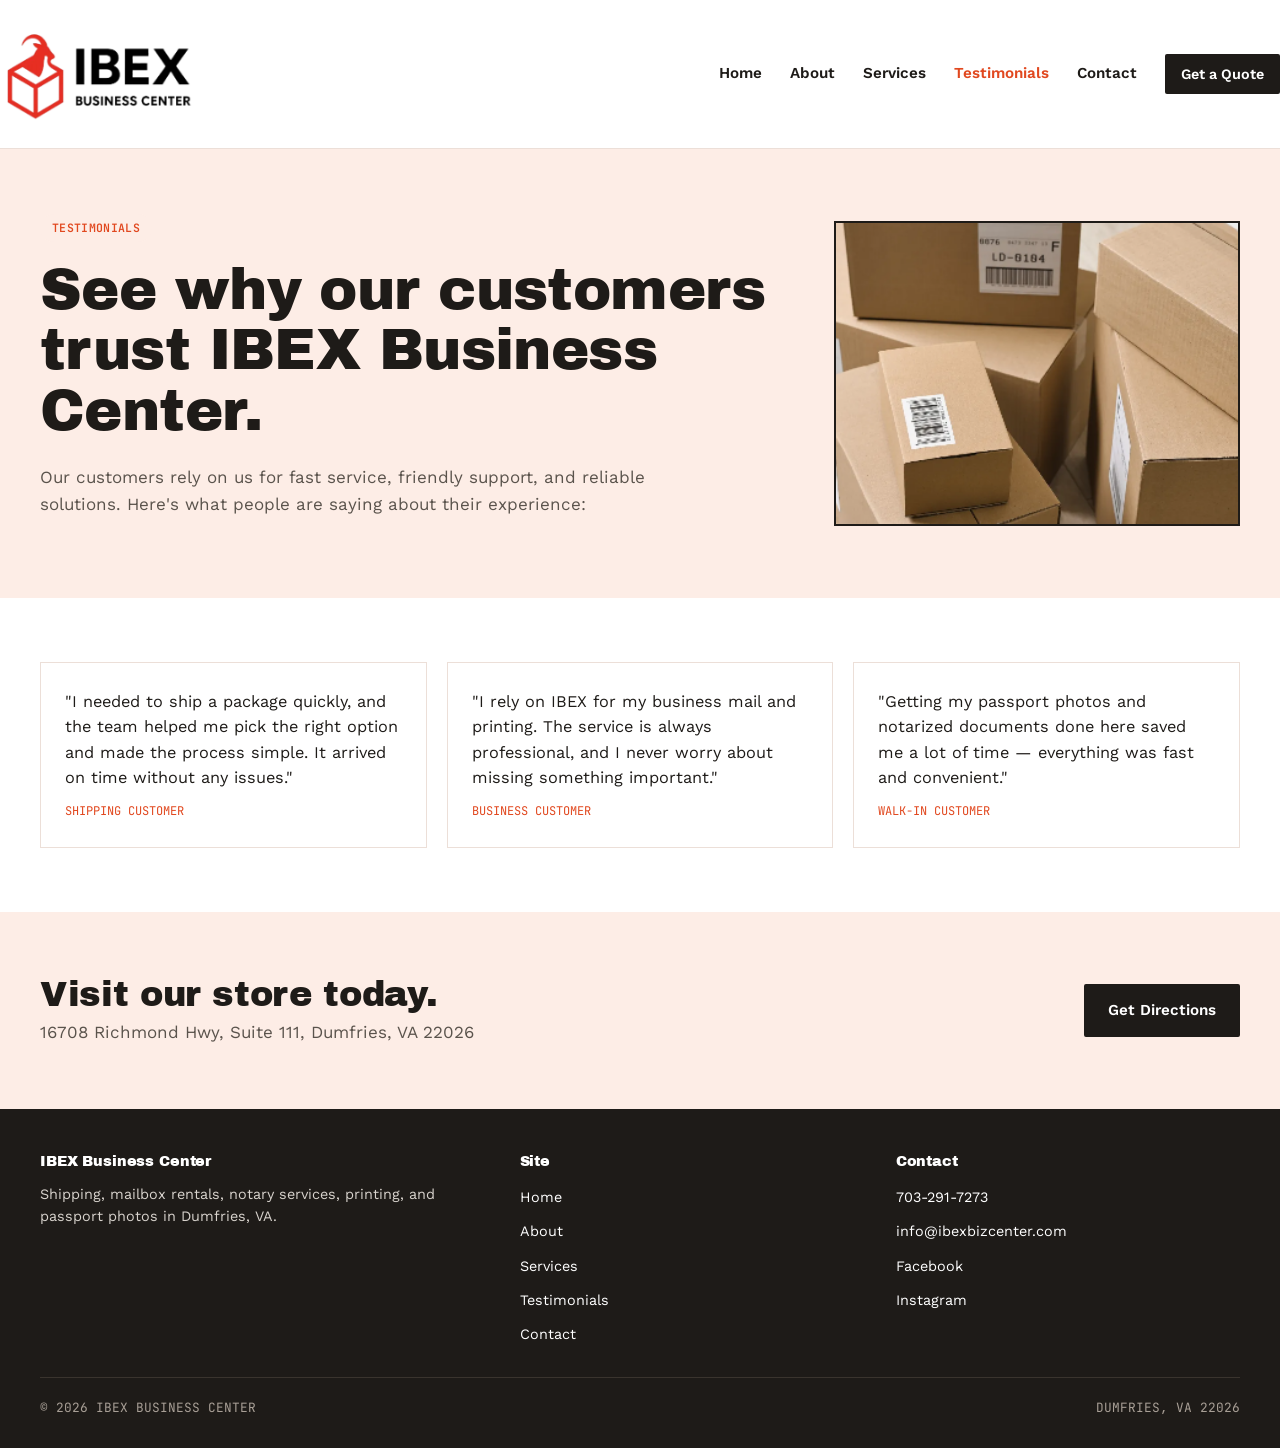
<file: testimonials.html>
<!DOCTYPE html>
<html lang="en">
<head>
<meta charset="UTF-8">
<meta name="viewport" content="width=device-width, initial-scale=1">
<title>Testimonials — IBEX Business Center</title>
<meta name="description" content="Read what customers say about IBEX Business Center in Dumfries, VA — trusted for shipping, mailbox rental, printing, and notary support.">
<link rel="stylesheet" href="style.css">
</head>
<body>

<header class="site">
  <div class="wrap nav">
    <a href="index.html" class="brand"><img src="images/logo.png" alt="IBEX Business Center logo" style="height:40px; display:block;"></a>
    <button class="menu-toggle" aria-label="Toggle menu" onclick="document.querySelector('.links').classList.toggle('open')">MENU</button>
    <nav class="links">
      <a href="index.html">Home</a>
      <a href="about.html">About</a>
      <a href="services.html">Services</a>
      <a href="testimonials.html" class="active">Testimonials</a>
      <a href="contact.html">Contact</a>
      <a href="contact.html" class="nav-cta">Get a Quote</a>
    </nav>
  </div>
</header>

<section class="tinted">
  <div class="wrap contact-intro-grid">
    <div>
      <span class="eyebrow-tag">TESTIMONIALS</span>
      <h1>See why our customers trust IBEX Business Center.</h1>
      <p>Our customers rely on us for fast service, friendly support, and reliable solutions. Here's what people are saying about their experience:</p>
    </div>
    <img src="images/dropoff.png" alt="Packages ready for shipping" class="contact-intro-photo">
  </div>
</section>

<section>
  <div class="wrap quote-grid">
    <div class="quote-card">
      <p>"I needed to ship a package quickly, and the team helped me pick the right option and made the process simple. It arrived on time without any issues."</p>
      <div class="quote-meta">SHIPPING CUSTOMER</div>
    </div>
    <div class="quote-card">
      <p>"I rely on IBEX for my business mail and printing. The service is always professional, and I never worry about missing something important."</p>
      <div class="quote-meta">BUSINESS CUSTOMER</div>
    </div>
    <div class="quote-card">
      <p>"Getting my passport photos and notarized documents done here saved me a lot of time — everything was fast and convenient."</p>
      <div class="quote-meta">WALK-IN CUSTOMER</div>
    </div>
  </div>
</section>

<section class="tinted" style="text-align:left;">
  <div class="wrap" style="display:flex; justify-content:space-between; align-items:center; flex-wrap:wrap; gap:24px;">
    <div>
      <h2 style="margin-bottom:6px;">Visit our store today.</h2>
      <p style="margin:0;">16708 Richmond Hwy, Suite 111, Dumfries, VA 22026</p>
    </div>
    <a href="contact.html" class="btn btn-primary">Get Directions</a>
  </div>
</section>

<footer class="site">
  <div class="wrap">
    <div class="footer-grid">
      <div>
        <h3>IBEX Business Center</h3>
        <p>Shipping, mailbox rentals, notary services, printing, and passport photos in Dumfries, VA.</p>
      </div>
      <div>
        <h3>Site</h3>
        <ul class="footer-links">
          <li><a href="index.html">Home</a></li>
          <li><a href="about.html">About</a></li>
          <li><a href="services.html">Services</a></li>
          <li><a href="testimonials.html">Testimonials</a></li>
          <li><a href="contact.html">Contact</a></li>
        </ul>
      </div>
      <div>
        <h3>Contact</h3>
        <ul class="footer-links">
          <li><a href="tel:7032917273">703-291-7273</a></li>
          <li><a href="mailto:info@ibexbizcenter.com">info@ibexbizcenter.com</a></li>
          <li><a href="https://facebook.com/profile.php?id=61577737603352" target="_blank" rel="noopener">Facebook</a></li>
          <li><a href="https://www.instagram.com/theibexbiz" target="_blank" rel="noopener">Instagram</a></li>
        </ul>
      </div>
    </div>
    <div class="footer-bottom">
      <span>© 2026 IBEX BUSINESS CENTER</span>
      <span>DUMFRIES, VA 22026</span>
    </div>
  </div>
</footer>

</body>
</html>
</file>
<file: style.css>
/* IBEX Business Center — shipping-label inspired design system */

@import url('https://fonts.googleapis.com/css2?family=Archivo+Black&family=Work+Sans:wght@400;500;600;700&family=JetBrains+Mono:wght@500&display=swap');

:root{
  --paper:   #FFFFFF;
  --kraft:   #FDEDE6;
  --kraft-dark: #F3C7B3;
  --ink:     #1E1B18;
  --ink-70:  #5a534c;
  --stamp:   #E1481F;
  --line:    #ecdfd8;
  --radius:  2px;
}

*{ box-sizing:border-box; }
html{ scroll-behavior:smooth; }

body{
  margin:0;
  background:var(--paper);
  color:var(--ink);
  font-family:'Work Sans', sans-serif;
  font-size:17px;
  line-height:1.55;
}

h1,h2,h3{
  font-family:'Archivo Black', sans-serif;
  font-weight:400;
  line-height:1.05;
  margin:0 0 .4em;
  color:var(--ink);
  letter-spacing:-0.01em;
}
h1{ font-size:clamp(2.3rem, 5vw, 3.6rem); }
h2{ font-size:clamp(1.6rem, 3vw, 2.2rem); }
h3{ font-size:1.15rem; }

p{ margin:0 0 1em; max-width:62ch; color:var(--ink-70); }
a{ color:var(--stamp); text-decoration:none; }
a:hover{ text-decoration:underline; }
a:focus-visible, button:focus-visible{ outline:3px solid var(--stamp); outline-offset:3px; }

.mono{
  font-family:'JetBrains Mono', monospace;
  letter-spacing:.02em;
}

.wrap{ max-width:1400px; margin:0 auto; padding:0 40px; }

/* ---------- Header ---------- */
header.site{
  border-bottom:1px solid var(--line);
  background:var(--paper);
  position:sticky; top:0; z-index:20;
}
.nav{
  display:flex; align-items:center; justify-content:space-between;
  padding:26px 0;
}
.brand{
  display:flex; align-items:baseline; gap:10px;
  font-family:'Archivo Black', sans-serif;
  font-size:1.3rem; color:var(--ink); text-decoration:none;
}
.brand small{
  font-family:'JetBrains Mono', monospace;
  font-size:.62rem; color:var(--stamp); font-weight:500;
  border:1px solid var(--stamp); padding:2px 6px; border-radius:2px;
}
.brand:hover{ text-decoration:none; }
nav.links{ display:flex; gap:28px; align-items:center; }
nav.links a{
  color:var(--ink); font-size:.95rem; font-weight:600;
}
nav.links a.active{ color:var(--stamp); }
nav.links a:hover{ color:var(--stamp); text-decoration:none; }
.nav-cta{
  background:var(--ink); color:var(--paper) !important;
  padding:9px 16px; border-radius:2px; font-size:.9rem !important;
}
.nav-cta:hover{ background:var(--stamp); text-decoration:none !important; }
.menu-toggle{ display:none; }

@media (max-width:760px){
  nav.links{
    display:none; position:absolute; top:100%; left:0; right:0;
    flex-direction:column; align-items:flex-start; gap:0;
    background:var(--paper); border-bottom:1px solid var(--line);
  }
  nav.links.open{ display:flex; }
  nav.links a{ width:100%; padding:14px 28px; border-top:1px solid var(--line); }
  .nav-cta{ margin:14px 28px; }
  .menu-toggle{
    display:block; background:none; border:1px solid var(--ink); border-radius:2px;
    font-family:'JetBrains Mono',monospace; font-size:.8rem; padding:8px 12px; cursor:pointer;
  }
}

/* ---------- Hero ---------- */
.hero{
  padding:64px 0 56px;
  border-bottom:1px solid var(--line);
  position:relative;
  background-image:
    linear-gradient(120deg, rgba(30,27,24,.88) 0%, rgba(30,27,24,.65) 45%, rgba(30,27,24,.35) 100%),
    url('images/about-guy.png');
  background-size:cover;
  background-position:center;
}
.hero h1, .hero p{ color:#fff; }
.hero .eyebrow-tag{ background:rgba(255,255,255,.15); color:#fff; }
.hero p{ color:#e9e4de; }
.hero .wrap{
  display:grid; grid-template-columns:1.15fr 0.85fr; gap:56px; align-items:center;
}
@media (max-width:860px){ .hero .wrap{ grid-template-columns:1fr; } }

.eyebrow-tag{
  display:inline-block;
  font-family:'JetBrains Mono', monospace; font-size:.72rem;
  color:var(--stamp); background:var(--kraft);
  padding:5px 12px; border-radius:20px; margin-bottom:18px;
  font-weight:600; letter-spacing:.03em;
}
.hero-actions{ display:flex; gap:14px; flex-wrap:wrap; margin-top:26px; }
.btn{
  display:inline-block; font-weight:600; font-size:.95rem;
  padding:13px 22px; border-radius:2px; border:2px solid var(--ink);
  cursor:pointer;
}
.btn-primary{ background:var(--ink); color:var(--paper); }
.btn-primary:hover{ background:var(--stamp); border-color:var(--stamp); color:var(--paper); text-decoration:none; }
.btn-outline{ background:transparent; color:var(--ink); }
.btn-outline:hover{ background:var(--ink); color:var(--paper); text-decoration:none; }
.hero .btn-outline{ color:#fff; border-color:#fff; }
.hero .btn-outline:hover{ background:#fff; color:var(--ink); }

.brand img{ height:96px !important; }

/* clean hero info list (floats over hero photo) */
.hero-info{ display:flex; flex-direction:column; gap:0; }
.hero-info-item{
  padding:18px 0; border-top:1.5px solid var(--stamp);
}
.hero-info-item:first-child{ border-top:none; }
.hero-info-item h3{ color:#fff; font-weight:700; font-size:1.1rem; margin-bottom:4px; }
.hero-info-item p{ color:#fff; font-weight:600; margin:0; font-size:.98rem; text-shadow:0 1px 3px rgba(0,0,0,.4); }

/* shipping label card */
.label-card{
  background:var(--paper);
  border:2px solid var(--ink);
  padding:22px 24px;
  position:relative;
  box-shadow:8px 8px 0 var(--kraft-dark);
}
.label-card::before{
  content:"";
  position:absolute; left:0; right:0; top:14px;
  height:0; border-top:1px solid var(--line);
}
.label-row{
  display:flex; justify-content:space-between; align-items:center;
  font-family:'JetBrains Mono',monospace; font-size:.72rem; color:var(--stamp); font-weight:700;
  padding-top:14px; margin-bottom:16px;
}
.label-card h3{ margin-bottom:14px; }
.barcode{
  display:flex; gap:3px; align-items:flex-end; height:34px; margin:16px 0 6px;
}
.barcode span{ background:var(--ink); width:3px; }
.label-list{ list-style:none; margin:0; padding:0; font-size:.92rem; }
.label-list li{
  display:flex; justify-content:space-between; gap:10px;
  padding:10px 0; border-top:1px solid var(--line); color:var(--ink);
}
.label-list li:first-child{ border-top:none; }
.label-list li span:first-child{ font-weight:600; }
.label-list span.dim{ color:var(--ink-70); font-variant-numeric:tabular-nums; }

/* ---------- Sections ---------- */
section{ padding:64px 0; }
section.tinted{ background:var(--kraft); }
.section-head{ max-width:640px; margin-bottom:40px; }
.section-head .eyebrow-tag{ margin-bottom:14px; }

/* Photo service grid (homepage) */
.photo-grid{
  display:grid; grid-template-columns:repeat(4,1fr); gap:2px;
  background:transparent; border:none;
}
@media (max-width:860px){ .photo-grid{ grid-template-columns:repeat(2,1fr); } }
@media (max-width:560px){ .photo-grid{ grid-template-columns:1fr; } }
.photo-card{ display:block; text-decoration:none; background:var(--paper); overflow:hidden; }
.photo-card img{
  width:100%; aspect-ratio:4/3; object-fit:cover; display:block;
  transition: transform .3s ease;
}
.photo-card img.spin-play{ animation: spin-in 1s ease-in-out; }
.photo-card:hover img{ transform:scale(1.08); }
.photo-card-label{
  background:var(--stamp); color:#fff; font-weight:700; text-align:center;
  padding:16px 12px; font-size:.98rem; line-height:1.3;
  transition: background .2s ease;
}
.photo-card:hover .photo-card-label{ background:var(--ink); text-decoration:none; }

/* Service grid */
.grid{
  display:grid; grid-template-columns:repeat(3,1fr); gap:2px;
  background:var(--line);
  border:1px solid var(--line);
}
@media (max-width:860px){ .grid{ grid-template-columns:repeat(2,1fr); } }
@media (max-width:560px){ .grid{ grid-template-columns:1fr; } }
.card{
  background:var(--paper); padding:28px 26px; min-height:170px;
  display:flex; flex-direction:column; justify-content:space-between;
}
.card .num{ display:none; }
.card p{ font-size:.94rem; margin:8px 0 0; }

/* Why us strip */
.why-strip{
  display:grid; grid-template-columns:repeat(4,1fr); gap:0;
  border-top:1px solid var(--ink); border-bottom:1px solid var(--ink);
}
@media (max-width:760px){ .why-strip{ grid-template-columns:repeat(2,1fr); } }
.why-item{
  padding:26px 20px; border-left:1px solid var(--ink);
}
.why-item:first-child{ border-left:none; }
@media (max-width:760px){ .why-item:nth-child(odd){ border-left:none; } .why-item{ border-left:1px solid var(--ink); border-top:1px solid var(--ink);} .why-item:nth-child(1),.why-item:nth-child(2){border-top:none;} }
.why-item h3{ font-size:1rem; margin-bottom:6px; }
.why-item p{ font-size:.88rem; margin:0; }

/* Testimonials */
.quote-card{
  border:1px solid var(--line); background:var(--paper);
  padding:26px 24px; position:relative;
}
.quote-card p{ font-size:1.02rem; color:var(--ink); margin-bottom:12px; }
.quote-meta{ font-family:'JetBrains Mono',monospace; font-size:.75rem; color:var(--stamp); }
.quote-grid{ display:grid; grid-template-columns:repeat(3,1fr); gap:20px; }
@media (max-width:860px){ .quote-grid{ grid-template-columns:1fr; } }

/* Contact page redesign */
.contact-intro-grid{ display:grid; grid-template-columns:1.3fr .7fr; gap:40px; align-items:center; }
@media (max-width:860px){ .contact-intro-grid{ grid-template-columns:1fr; } }
.contact-intro-photo{ width:100%; border:2px solid var(--ink); object-fit:cover; aspect-ratio:4/3; display:block; }
.contact-panels{ display:flex; flex-direction:column; gap:2px; }
.contact-panel{ background:var(--stamp); color:#fff; padding:24px; }
.contact-panel.dark{ background:var(--ink); }
.contact-panel h3{ color:#fff; margin-bottom:6px; }
.contact-panel p{ color:#fff; margin:0; opacity:.95; }
.contact-panel a{ color:#fff; text-decoration:underline; }

/* Contact / about layout */
.two-col{ display:grid; grid-template-columns:1.1fr .9fr; gap:56px; }
@media (max-width:860px){ .two-col{ grid-template-columns:1fr; } }
.info-block{ border-top:1px solid var(--line); padding:16px 0; }
.info-block:first-of-type{ border-top:none; }
.info-block h3{ font-size:.95rem; text-transform:none; margin-bottom:6px; }
.info-block p{ margin:0; font-size:.95rem; }

form.contact-form{ display:flex; flex-direction:column; gap:16px; }
form.contact-form label{ font-size:.85rem; font-weight:600; display:block; margin-bottom:6px; }
form.contact-form input, form.contact-form textarea{
  width:100%; border:1.5px solid var(--ink); border-radius:2px;
  padding:12px 14px; font-family:'Work Sans',sans-serif; font-size:.95rem; background:var(--paper);
}
form.contact-form textarea{ resize:vertical; min-height:120px; }
form.contact-form button{ align-self:flex-start; }

/* Service photo blocks (image + benefit checklist) */
.service-block{
  display:grid; grid-template-columns:1fr 1fr; gap:40px; align-items:center;
  perspective:1000px;
}
@media (max-width:860px){ .service-block{ grid-template-columns:1fr; } }
.service-photo{
  width:100%; aspect-ratio:4/3; object-fit:cover;
  border:2px solid var(--ink); background:var(--kraft);
}
.service-photo.spin-play{ animation: spin-in 1s ease-in-out; }
@keyframes spin-in{
  0%   { transform:rotateY(0deg); }
  100% { transform:rotateY(360deg); }
}
.service-photo-placeholder{
  width:100%; aspect-ratio:4/3;
  border:2px dashed var(--kraft-dark); background:var(--kraft);
  display:flex; align-items:center; justify-content:center; text-align:center;
  font-family:'JetBrains Mono',monospace; font-size:.8rem; color:var(--ink-70); padding:20px;
}
.benefits{ list-style:none; margin:16px 0 0; padding:0; }
.benefits li{
  display:flex; align-items:flex-start; gap:12px; padding:8px 0; font-size:.96rem; color:var(--ink);
}
.check{
  flex:0 0 auto; width:22px; height:22px; border-radius:50%;
  background:var(--stamp); color:var(--paper);
  display:flex; align-items:center; justify-content:center;
  font-size:.75rem; font-weight:700; margin-top:1px;
}
.benefits-label{ font-weight:700; margin:18px 0 4px; font-size:.95rem; }

/* map */
.map-embed{ border:2px solid var(--ink); }
.map-embed iframe{ display:block; width:100%; height:320px; border:0; }

/* Footer */
footer.site{
  border-top:1px solid var(--ink); background:var(--ink); color:#fff;
  padding:44px 0 30px;
}
footer.site a{ color:#fff; }
.footer-grid{ display:grid; grid-template-columns:1.3fr 1fr 1fr; gap:32px; margin-bottom:30px; }
@media (max-width:760px){ .footer-grid{ grid-template-columns:1fr; } }
footer.site h3{ color:#fff; font-size:.9rem; margin-bottom:14px; }
footer.site p{ color:#d8d3cd; font-size:.9rem; }
.footer-links{ list-style:none; padding:0; margin:0; display:flex; flex-direction:column; gap:8px; }
.footer-links a{ font-size:.9rem; color:#d8d3cd; }
.footer-links a:hover{ color:var(--stamp); }
.footer-bottom{
  border-top:1px solid #3a342e; padding-top:20px;
  display:flex; justify-content:space-between; flex-wrap:wrap; gap:10px;
  font-size:.8rem; color:#a89f96; font-family:'JetBrains Mono',monospace;
}

/* page hero (interior pages) */
.page-head{ padding:48px 0 40px; border-bottom:1px solid var(--line); }
.page-head p{ font-size:1.05rem; }

.breadcrumb{
  font-family:'JetBrains Mono',monospace; font-size:.72rem; color:var(--ink-70); margin-bottom:16px;
}
.breadcrumb a{ color:var(--ink-70); }
</file>
